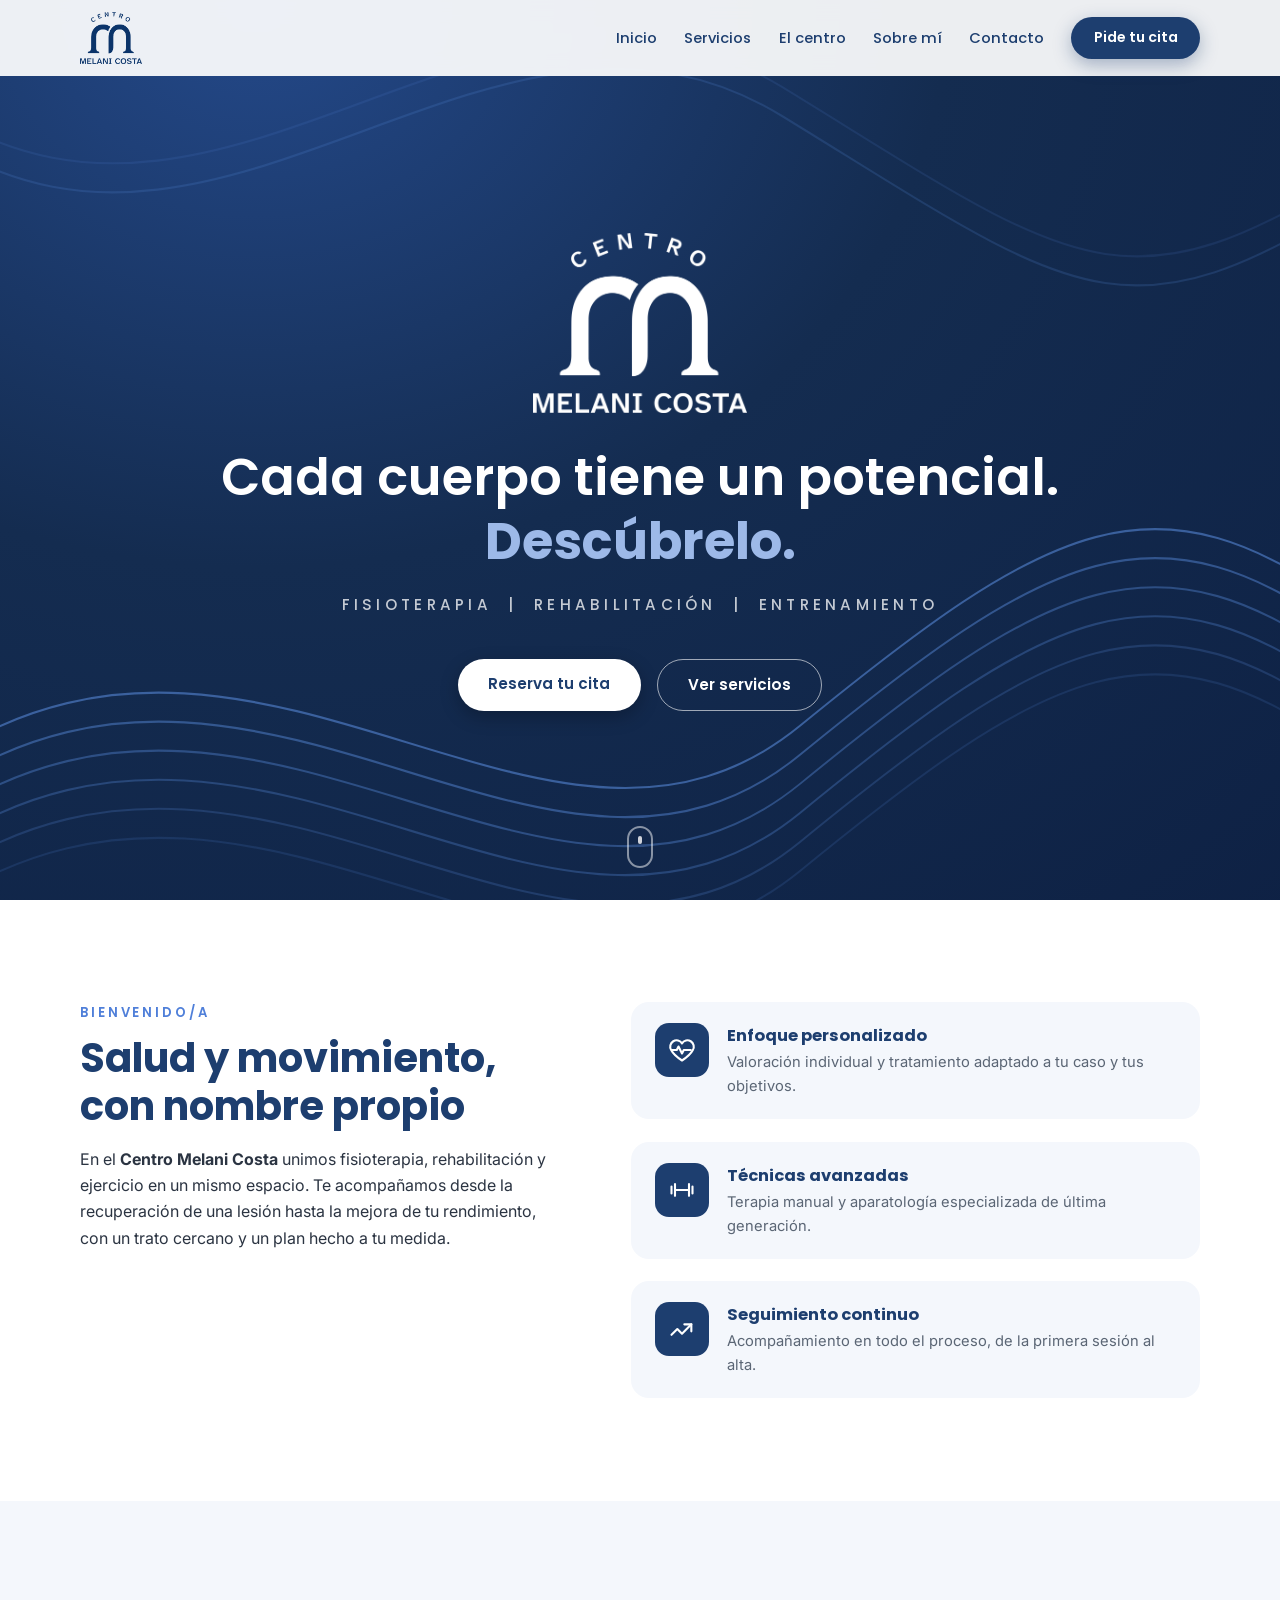
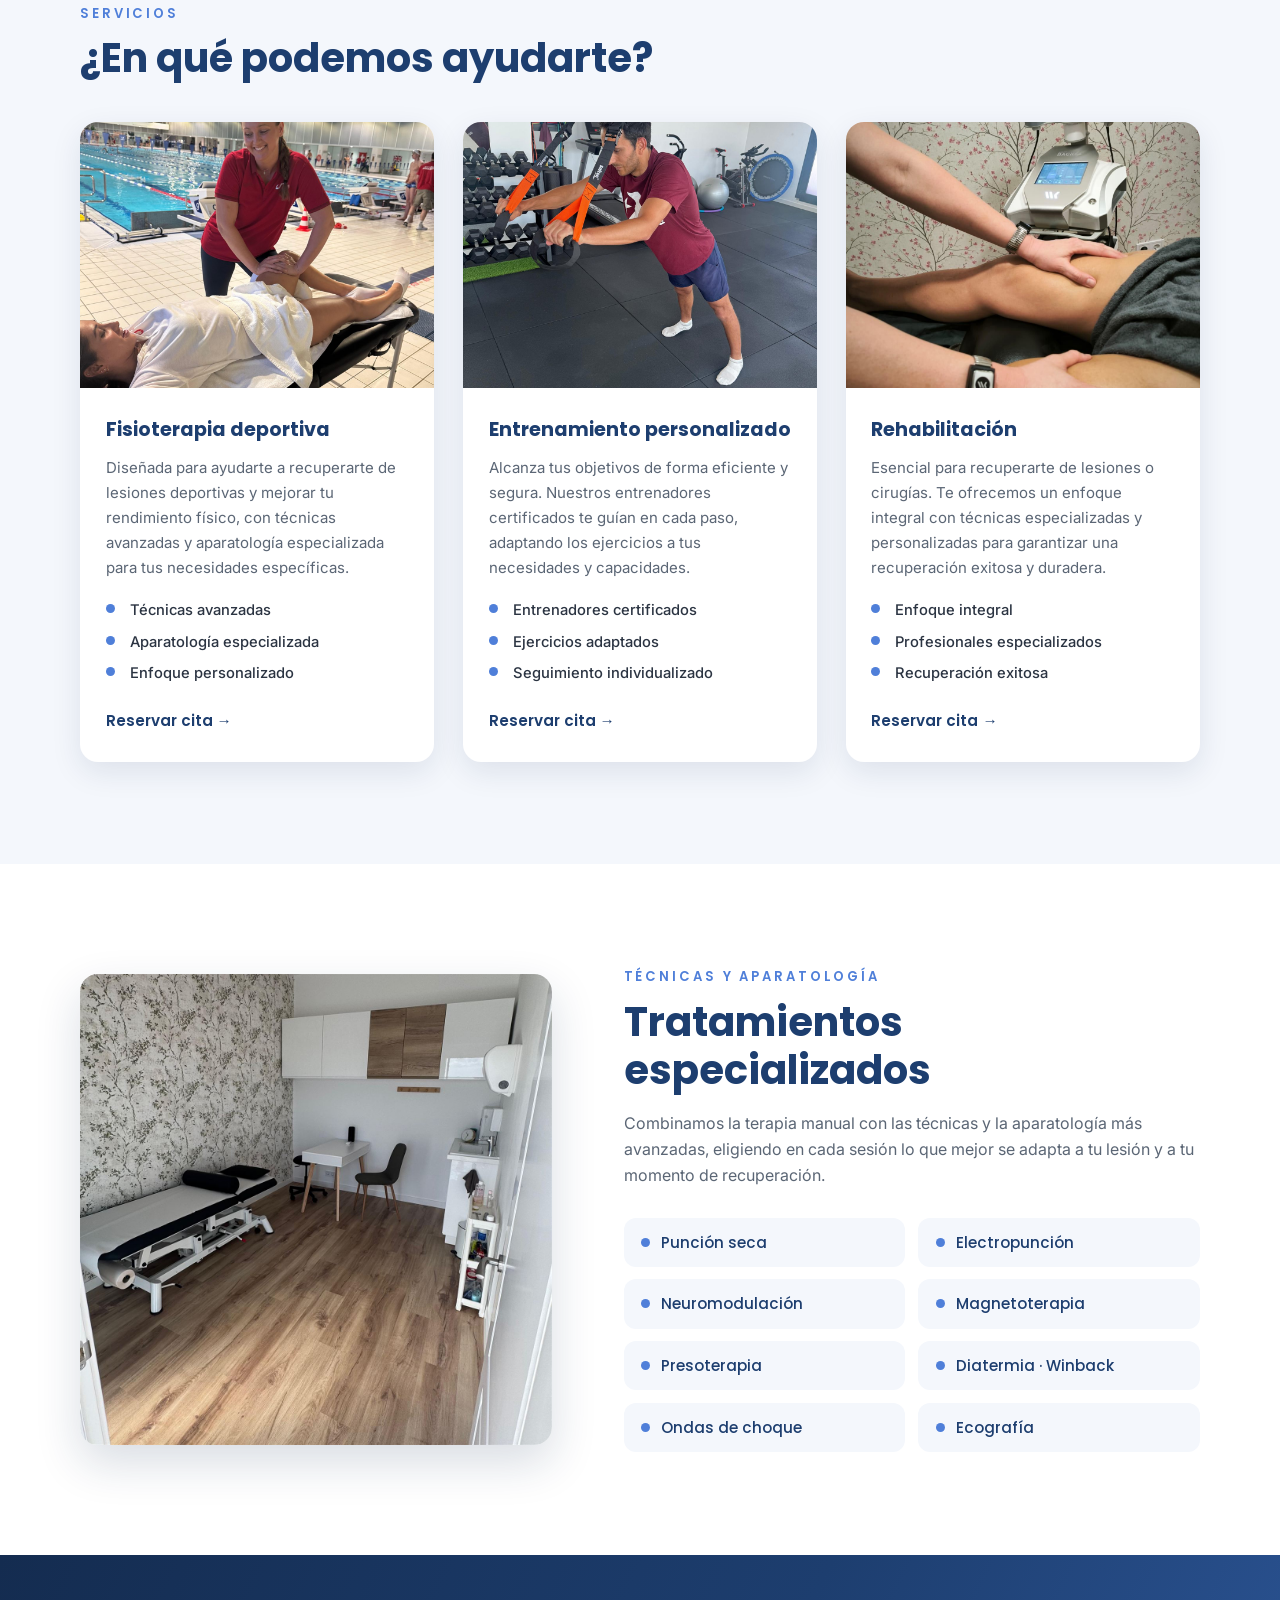
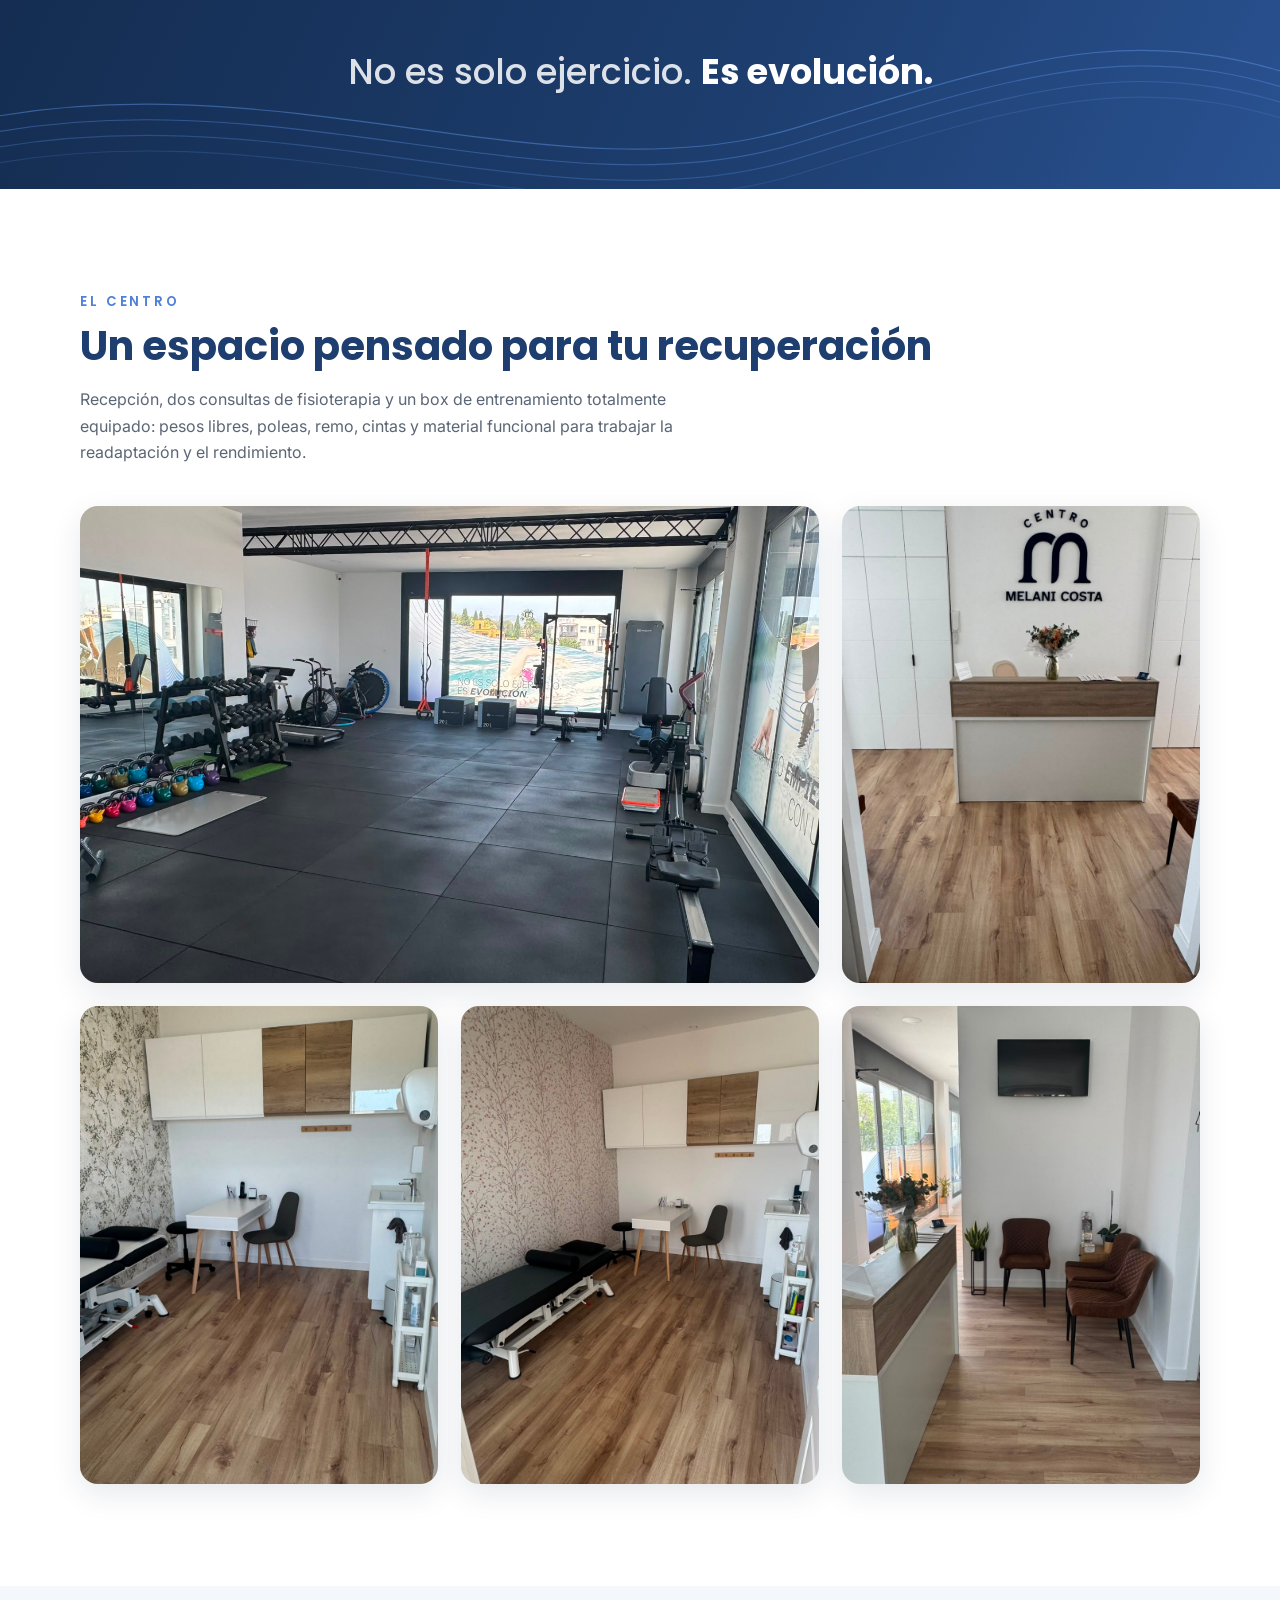
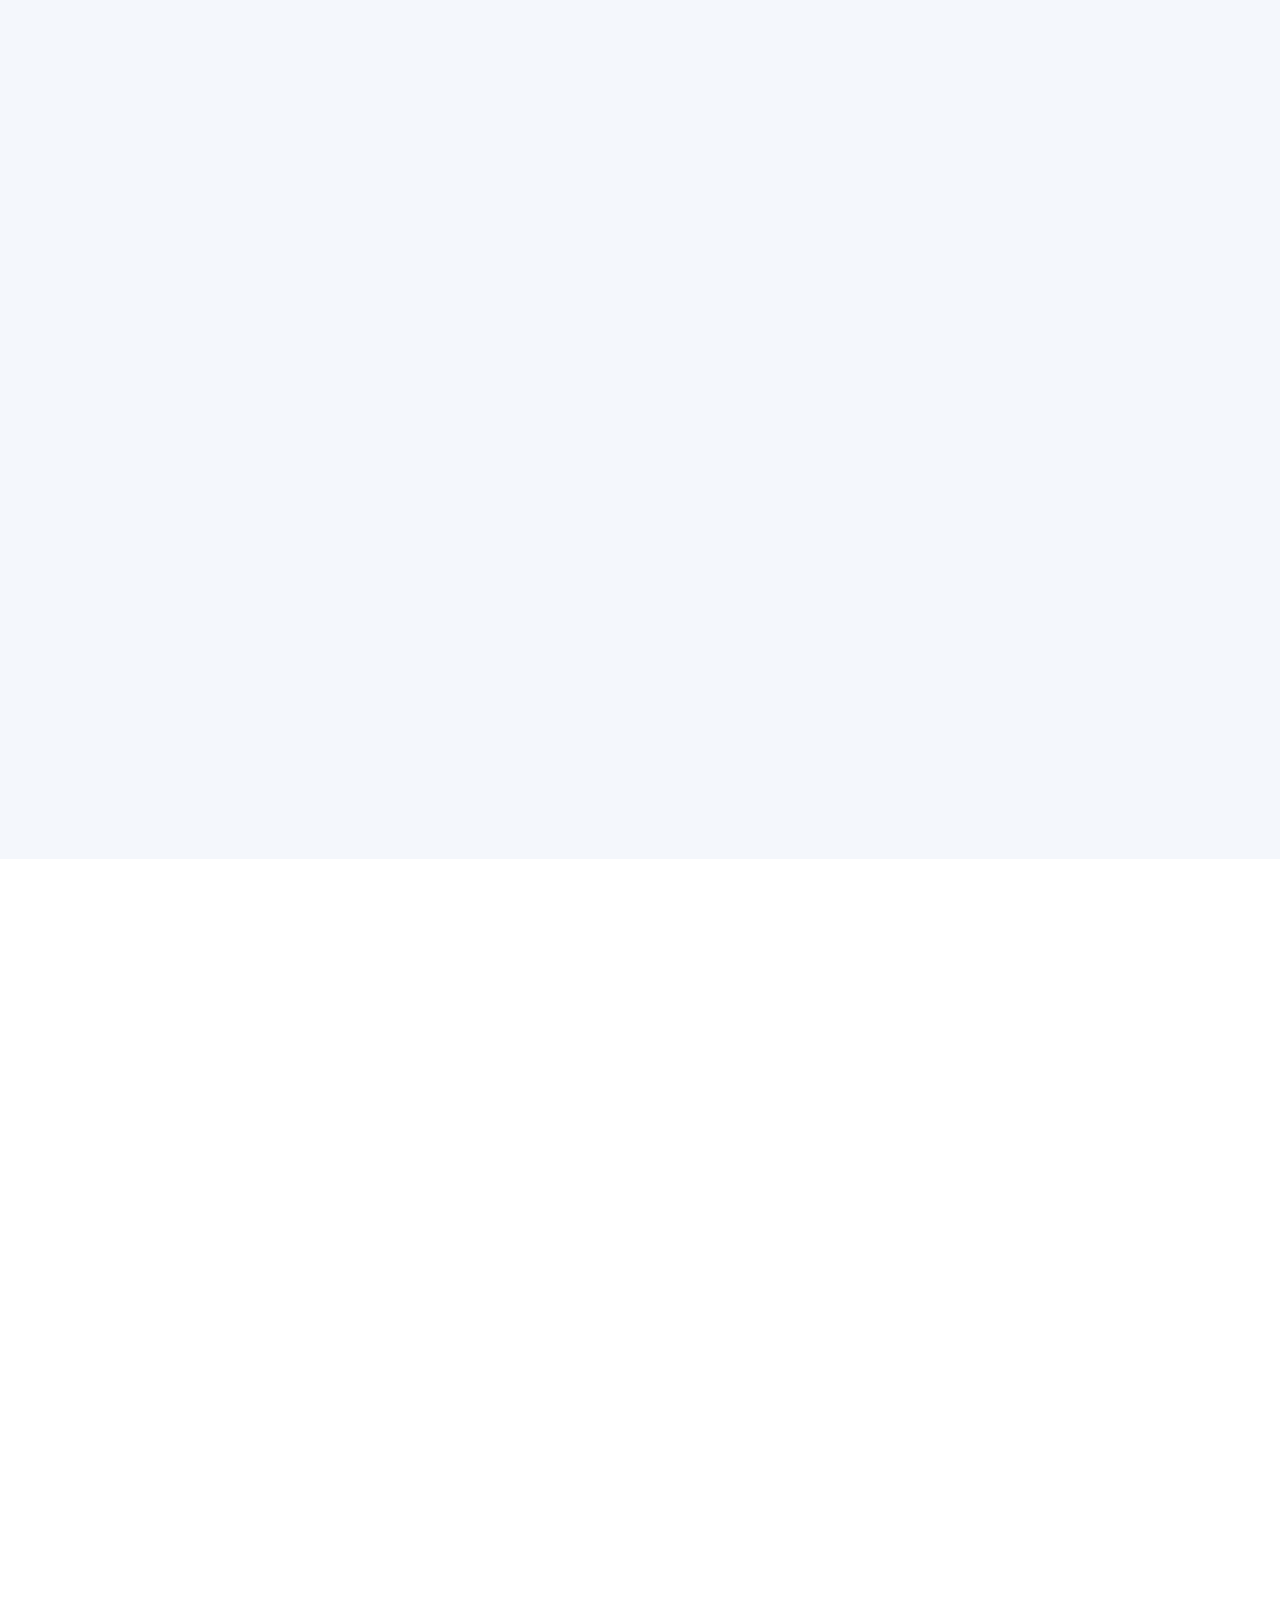
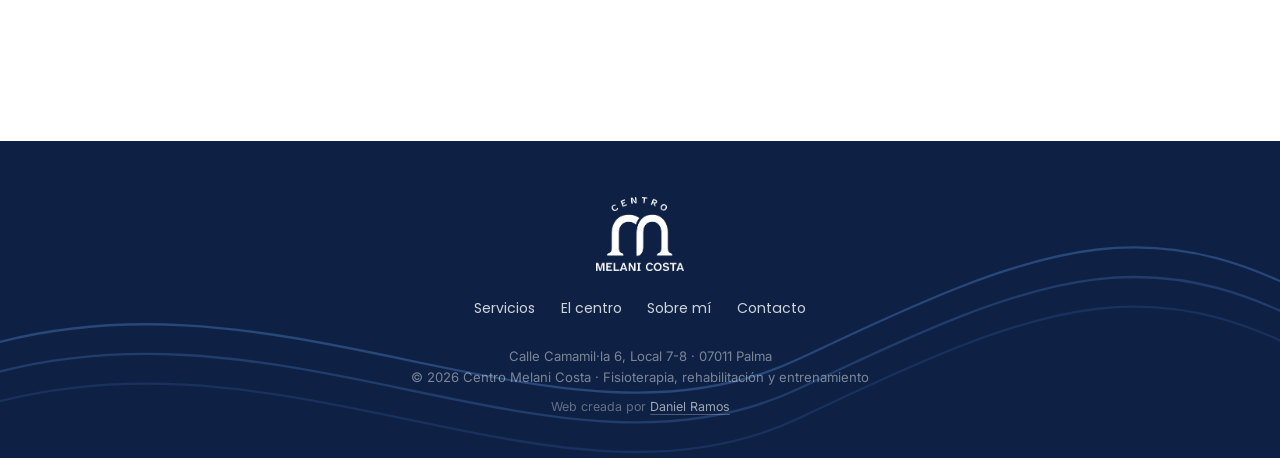
<file: index.html>
<!DOCTYPE html>
<html lang="es">
<head>
  <meta charset="UTF-8">
  <meta name="viewport" content="width=device-width, initial-scale=1.0">
  <title>Centro Melani Costa · Fisioterapia, Rehabilitación y Entrenamiento</title>
  <meta name="description" content="Centro Melani Costa: fisioterapia deportiva, rehabilitación y entrenamiento personalizado. Cada cuerpo tiene un potencial. Descúbrelo.">
  <meta property="og:title" content="Centro Melani Costa">
  <meta property="og:description" content="Fisioterapia deportiva, rehabilitación y entrenamiento personalizado.">
  <meta property="og:type" content="website">
  <meta property="og:url" content="https://www.centromelanicosta.com">
  <link rel="icon" type="image/png" href="assets/img/logo.png">
  <link rel="preconnect" href="https://fonts.googleapis.com">
  <link rel="preconnect" href="https://fonts.gstatic.com" crossorigin>
  <link href="https://fonts.googleapis.com/css2?family=Poppins:wght@500;600;700&family=Inter:wght@400;500;600&display=swap" rel="stylesheet">
  <link rel="stylesheet" href="css/styles.css?v=6">
  <script type="application/ld+json">
  {
    "@context": "https://schema.org",
    "@type": "Physiotherapy",
    "name": "Centro Melani Costa",
    "description": "Fisioterapia deportiva, rehabilitación y entrenamiento personalizado en Palma de Mallorca.",
    "url": "https://www.centromelanicosta.com",
    "telephone": "+34971659902",
    "address": {
      "@type": "PostalAddress",
      "streetAddress": "Calle Camamil·la 6, Local 7-8",
      "postalCode": "07011",
      "addressLocality": "Palma",
      "addressRegion": "Illes Balears",
      "addressCountry": "ES"
    },
    "hasMap": "https://www.google.com/maps?q=Centro+Melani+Costa,+Carrer+de+la+Camamilla,+6,+Loc+7-8,+07011+Palma&ftid=0x12978d215b5f12d3:0xa11db86c21ddbae8",
    "openingHoursSpecification": [
      {
        "@type": "OpeningHoursSpecification",
        "dayOfWeek": ["Monday", "Tuesday", "Wednesday", "Thursday", "Friday"],
        "opens": "09:00",
        "closes": "14:00"
      },
      {
        "@type": "OpeningHoursSpecification",
        "dayOfWeek": ["Monday", "Tuesday", "Wednesday", "Thursday", "Friday"],
        "opens": "15:30",
        "closes": "20:30"
      }
    ],
    "sameAs": ["https://www.instagram.com/centromelanicosta"]
  }
  </script>
</head>
<body>

  <!-- ============ HEADER ============ -->
  <header class="header" id="header">
    <div class="container header__inner">
      <a href="#inicio" class="header__logo">
        <img src="assets/img/logo.png" alt="Centro Melani Costa" class="header__logo-img">
      </a>
      <nav class="nav" id="nav">
        <a href="#inicio" class="nav__link">Inicio</a>
        <a href="#servicios" class="nav__link">Servicios</a>
        <a href="#centro" class="nav__link">El centro</a>
        <a href="#sobre-mi" class="nav__link">Sobre mí</a>
        <a href="#contacto" class="nav__link">Contacto</a>
        <a href="#contacto" class="btn btn--primary nav__cta">Pide tu cita</a>
      </nav>
      <button class="header__burger" id="burger" aria-label="Abrir menú" aria-expanded="false">
        <span></span><span></span><span></span>
      </button>
    </div>
  </header>

  <main>
    <!-- ============ HERO ============ -->
    <section class="hero" id="inicio">
      <div class="hero__waves" aria-hidden="true">
        <svg viewBox="0 0 1440 620" preserveAspectRatio="none">
          <g fill="none" stroke="#5b8fe0" stroke-width="1.5">
            <path d="M-60,520 C300,380 620,640 900,500 S1300,320 1520,420" opacity="0.55"/>
            <path d="M-60,540 C300,400 620,660 900,520 S1300,340 1520,440" opacity="0.45"/>
            <path d="M-60,560 C300,420 620,680 900,540 S1300,360 1520,460" opacity="0.38"/>
            <path d="M-60,580 C300,440 620,700 900,560 S1300,380 1520,480" opacity="0.3"/>
            <path d="M-60,600 C300,460 620,720 900,580 S1300,400 1520,500" opacity="0.22"/>
            <path d="M-60,620 C300,480 620,740 900,600 S1300,420 1520,520" opacity="0.15"/>
            <path d="M-60,100 C260,220 560,-40 880,80 S1260,240 1520,140" opacity="0.18"/>
            <path d="M-60,80 C260,200 560,-60 880,60 S1260,220 1520,120" opacity="0.12"/>
          </g>
        </svg>
      </div>
      <div class="container hero__content">
        <img src="assets/img/logo.png" alt="" class="hero__logo" aria-hidden="true">
        <h1 class="hero__title">Cada cuerpo tiene un potencial.<br><em>Descúbrelo.</em></h1>
        <p class="hero__tags">Fisioterapia&nbsp;&nbsp;|&nbsp;&nbsp;Rehabilitación&nbsp;&nbsp;|&nbsp;&nbsp;Entrenamiento</p>
        <div class="hero__actions">
          <a href="#contacto" class="btn btn--light">Reserva tu cita</a>
          <a href="#servicios" class="btn btn--ghost">Ver servicios</a>
        </div>
      </div>
      <a href="#servicios" class="hero__scroll" aria-label="Bajar a servicios"><span></span></a>
    </section>

    <!-- ============ INTRO ============ -->
    <section class="intro">
      <div class="container intro__grid">
        <div class="intro__text reveal">
          <p class="section__kicker">Bienvenido/a</p>
          <h2 class="section__title">Salud y movimiento,<br>con nombre propio</h2>
          <p>En el <strong>Centro Melani Costa</strong> unimos fisioterapia, rehabilitación y ejercicio en un mismo espacio. Te acompañamos desde la recuperación de una lesión hasta la mejora de tu rendimiento, con un trato cercano y un plan hecho a tu medida.</p>
        </div>
        <ul class="intro__features">
          <li class="feature reveal">
            <div class="feature__icon" aria-hidden="true">
              <svg viewBox="0 0 24 24" fill="none" stroke="currentColor" stroke-width="1.8" stroke-linecap="round" stroke-linejoin="round"><path d="M12 21s-7-4.6-9.3-9A5.4 5.4 0 0 1 12 6.3 5.4 5.4 0 0 1 21.3 12C19 16.4 12 21 12 21z"/><path d="M3.5 12h4l1.5-3 3 6 1.5-3h6"/></svg>
            </div>
            <h3>Enfoque personalizado</h3>
            <p>Valoración individual y tratamiento adaptado a tu caso y tus objetivos.</p>
          </li>
          <li class="feature reveal">
            <div class="feature__icon" aria-hidden="true">
              <svg viewBox="0 0 24 24" fill="none" stroke="currentColor" stroke-width="1.8" stroke-linecap="round" stroke-linejoin="round"><path d="M6 7v10M3 9v6M18 7v10M21 9v6M6 12h12"/></svg>
            </div>
            <h3>Técnicas avanzadas</h3>
            <p>Terapia manual y aparatología especializada de última generación.</p>
          </li>
          <li class="feature reveal">
            <div class="feature__icon" aria-hidden="true">
              <svg viewBox="0 0 24 24" fill="none" stroke="currentColor" stroke-width="1.8" stroke-linecap="round" stroke-linejoin="round"><path d="M3 17l5-5 4 4 8-8"/><path d="M14 8h6v6"/></svg>
            </div>
            <h3>Seguimiento continuo</h3>
            <p>Acompañamiento en todo el proceso, de la primera sesión al alta.</p>
          </li>
        </ul>
      </div>
    </section>

    <!-- ============ SERVICIOS ============ -->
    <section class="services" id="servicios">
      <div class="container">
        <p class="section__kicker reveal">Servicios</p>
        <h2 class="section__title reveal">¿En qué podemos ayudarte?</h2>
        <div class="services__grid">

          <article class="card reveal">
            <div class="card__media">
              <img src="assets/img/fisioterapia-deportiva.jpg" alt="Melani realizando fisioterapia deportiva a una nadadora junto a la piscina" loading="lazy">
            </div>
            <div class="card__body">
              <h3 class="card__title">Fisioterapia deportiva</h3>
              <p>Diseñada para ayudarte a recuperarte de lesiones deportivas y mejorar tu rendimiento físico, con técnicas avanzadas y aparatología especializada para tus necesidades específicas.</p>
              <ul class="card__list">
                <li>Técnicas avanzadas</li>
                <li>Aparatología especializada</li>
                <li>Enfoque personalizado</li>
              </ul>
              <a href="#contacto" class="card__link">Reservar cita →</a>
            </div>
          </article>

          <article class="card reveal">
            <div class="card__media">
              <img src="assets/img/entrenamiento-trx.jpg" alt="Entrenamiento personal con TRX en el gimnasio del centro" loading="lazy">
            </div>
            <div class="card__body">
              <h3 class="card__title">Entrenamiento personalizado</h3>
              <p>Alcanza tus objetivos de forma eficiente y segura. Nuestros entrenadores certificados te guían en cada paso, adaptando los ejercicios a tus necesidades y capacidades.</p>
              <ul class="card__list">
                <li>Entrenadores certificados</li>
                <li>Ejercicios adaptados</li>
                <li>Seguimiento individualizado</li>
              </ul>
              <a href="#contacto" class="card__link">Reservar cita →</a>
            </div>
          </article>

          <article class="card reveal">
            <div class="card__media">
              <img src="assets/img/aparatologia.jpg" alt="Tratamiento de rehabilitación con aparatología de tecarterapia" loading="lazy">
            </div>
            <div class="card__body">
              <h3 class="card__title">Rehabilitación</h3>
              <p>Esencial para recuperarte de lesiones o cirugías. Te ofrecemos un enfoque integral con técnicas especializadas y personalizadas para garantizar una recuperación exitosa y duradera.</p>
              <ul class="card__list">
                <li>Enfoque integral</li>
                <li>Profesionales especializados</li>
                <li>Recuperación exitosa</li>
              </ul>
              <a href="#contacto" class="card__link">Reservar cita →</a>
            </div>
          </article>

        </div>
      </div>
    </section>

    <!-- ============ TÉCNICAS Y APARATOLOGÍA ============ -->
    <section class="techniques" id="tecnicas">
      <div class="container techniques__grid">
        <figure class="techniques__photo reveal">
          <img src="assets/img/consulta.jpg" alt="Consulta de fisioterapia del Centro Melani Costa con camilla de tratamiento" loading="lazy">
        </figure>
        <div class="techniques__text">
          <p class="section__kicker reveal">Técnicas y aparatología</p>
          <h2 class="section__title reveal">Tratamientos especializados</h2>
          <p class="techniques__lead reveal">Combinamos la terapia manual con las técnicas y la aparatología más avanzadas, eligiendo en cada sesión lo que mejor se adapta a tu lesión y a tu momento de recuperación.</p>
          <ul class="techniques__list">
            <li class="reveal">Punción seca</li>
            <li class="reveal">Electropunción</li>
            <li class="reveal">Neuromodulación</li>
            <li class="reveal">Magnetoterapia</li>
            <li class="reveal">Presoterapia</li>
            <li class="reveal">Diatermia · Winback</li>
            <li class="reveal">Ondas de choque</li>
            <li class="reveal">Ecografía</li>
          </ul>
        </div>
      </div>
    </section>

    <!-- ============ FRASE ============ -->
    <section class="quote">
      <div class="quote__waves" aria-hidden="true">
        <svg viewBox="0 0 1440 300" preserveAspectRatio="none">
          <g fill="none" stroke="#5b8fe0" stroke-width="1.5">
            <path d="M-60,220 C300,120 620,320 900,220 S1300,80 1520,180" opacity="0.5"/>
            <path d="M-60,240 C300,140 620,340 900,240 S1300,100 1520,200" opacity="0.4"/>
            <path d="M-60,260 C300,160 620,360 900,260 S1300,120 1520,220" opacity="0.3"/>
            <path d="M-60,280 C300,180 620,380 900,280 S1300,140 1520,240" opacity="0.2"/>
          </g>
        </svg>
      </div>
      <div class="container reveal">
        <p class="quote__text">No es solo ejercicio. <strong>Es evolución.</strong></p>
      </div>
    </section>

    <!-- ============ EL CENTRO ============ -->
    <section class="center" id="centro">
      <div class="container">
        <p class="section__kicker reveal">El centro</p>
        <h2 class="section__title reveal">Un espacio pensado para tu recuperación</h2>
        <p class="section__lead reveal">Recepción, dos consultas de fisioterapia y un box de entrenamiento totalmente equipado: pesos libres, poleas, remo, cintas y material funcional para trabajar la readaptación y el rendimiento.</p>
        <div class="center__gallery">
          <figure class="center__item center__item--wide reveal">
            <img src="assets/img/box-gym.jpg" alt="Box de entrenamiento del centro con pesos libres, remo y máquinas" loading="lazy">
            
          </figure>
          <figure class="center__item reveal">
            <img src="assets/img/recepcion.jpg" alt="Recepción del Centro Melani Costa con el logo en la pared" loading="lazy">
            
          </figure>
          <figure class="center__item reveal">
            <img src="assets/img/consulta-verde.jpg" alt="Consulta de fisioterapia 1, con camilla de tratamiento" loading="lazy">
            
          </figure>
          <figure class="center__item reveal">
            <img src="assets/img/consulta-rosa.jpg" alt="Consulta de fisioterapia 2, con camilla y zona de trabajo" loading="lazy">
            
          </figure>
          <figure class="center__item reveal">
            <img src="assets/img/sala-espera.jpg" alt="Sala de espera del centro" loading="lazy">
            
          </figure>
        </div>
      </div>
    </section>

    <!-- ============ SOBRE MÍ ============ -->
    <section class="about" id="sobre-mi">
      <div class="container about__grid">
        <figure class="about__photo reveal">
          <img src="assets/img/melani-corporativa.jpg" alt="Melani Costa, fundadora del centro" loading="lazy">
        </figure>
        <div class="about__text reveal">
          <p class="section__kicker">Sobre mí</p>
          <h2 class="section__title">Melani Costa</h2>
          <p>Tras toda una vida dedicada al deporte de élite, sé lo que un cuerpo puede llegar a dar — y lo que necesita para recuperarse. Esa experiencia, vivida en primera persona, es la base del centro: un lugar donde la fisioterapia, la rehabilitación y el ejercicio trabajan juntos.</p>
          <p>Mi objetivo es que cada persona que entra por la puerta, sea deportista o no, reciba el mismo cuidado y la misma exigencia: un plan a su medida, con seguimiento real, hasta conseguir su objetivo.</p>
          <p class="about__quote">«El cambio empieza con un paso.»</p>
          <a href="#contacto" class="btn btn--primary">Ven a conocernos</a>
        </div>
      </div>
    </section>

    <!-- ============ CONTACTO ============ -->
    <section class="contact" id="contacto">
      <div class="container">
        <p class="section__kicker reveal">Contacto</p>
        <h2 class="section__title reveal">Pide tu cita</h2>
        <p class="section__lead reveal">Reserva tu cita online en unos segundos. Y si tienes cualquier duda, llámanos o escríbenos por WhatsApp y te asesoramos sin compromiso.</p>
        <p class="contact__hours reveal">
          <svg viewBox="0 0 24 24" fill="none" stroke="currentColor" stroke-width="1.8" stroke-linecap="round" stroke-linejoin="round" aria-hidden="true"><circle cx="12" cy="12" r="9"/><path d="M12 7v5l3 2"/></svg>
          Lunes a viernes &nbsp;·&nbsp; 9:00 – 14:00 &nbsp;y&nbsp; 15:30 – 20:30
        </p>
        <div class="contact__widget reveal">
          <a id="zl-url" class="zl-url" href="https://www.doctoralia.es/melani-costa-schmid/fisioterapeuta/palma-de-mallorca" rel="nofollow" data-zlw-doctor="melani-costa-schmid" data-zlw-type="big" data-zlw-opinion="false" data-zlw-hide-branding="true" data-zlw-saas-only="true" data-zlw-a11y-title="Widget de reserva de citas médicas">Melani Costa Schmid - Doctoralia.es</a><script>!function($_x,_s,id){var js,fjs=$_x.getElementsByTagName(_s)[0];if(!$_x.getElementById(id)){js = $_x.createElement(_s);js.id = id;js.src = "//platform.docplanner.com/js/widget.js";fjs.parentNode.insertBefore(js,fjs);}}(document,"script","zl-widget-s");</script>
        </div>
        <div class="contact__grid">
          <a class="contact__item reveal" href="tel:+34971659902">
            <span class="contact__icon" aria-hidden="true">
              <svg viewBox="0 0 24 24" fill="none" stroke="currentColor" stroke-width="1.8" stroke-linecap="round" stroke-linejoin="round"><path d="M22 16.9v3a2 2 0 0 1-2.2 2 19.8 19.8 0 0 1-8.6-3.1 19.5 19.5 0 0 1-6-6A19.8 19.8 0 0 1 2.1 4.2 2 2 0 0 1 4.1 2h3a2 2 0 0 1 2 1.7c.1 1 .4 2 .7 2.9a2 2 0 0 1-.4 2.1L8.1 10a16 16 0 0 0 6 6l1.3-1.3a2 2 0 0 1 2.1-.4c.9.3 1.9.6 2.9.7a2 2 0 0 1 1.6 2z"/></svg>
            </span>
            <span class="contact__label">Teléfono fijo</span>
            <span class="contact__value">971 659 902</span>
          </a>
          <a class="contact__item reveal" href="https://wa.me/34652220988" target="_blank" rel="noopener">
            <span class="contact__icon" aria-hidden="true">
              <svg viewBox="0 0 24 24" fill="none" stroke="currentColor" stroke-width="1.8" stroke-linecap="round" stroke-linejoin="round"><path d="M21 11.5a8.4 8.4 0 0 1-8.4 8.4 8.6 8.6 0 0 1-4-1L3 20l1.2-5.4a8.3 8.3 0 0 1-1-4A8.4 8.4 0 0 1 11.6 2.2 8.4 8.4 0 0 1 21 11.5z"/><path d="M9 9.5c.5 2.5 3 5 5.5 5.5l1-1.5-2-1-1 .5c-.8-.5-1.5-1.2-2-2l.5-1-1-2z"/></svg>
            </span>
            <span class="contact__label">Móvil · WhatsApp</span>
            <span class="contact__value">652 220 988</span>
          </a>
          <a class="contact__item reveal" href="https://www.instagram.com/centromelanicosta" target="_blank" rel="noopener">
            <span class="contact__icon" aria-hidden="true">
              <svg viewBox="0 0 24 24" fill="none" stroke="currentColor" stroke-width="1.8" stroke-linecap="round" stroke-linejoin="round"><rect x="3" y="3" width="18" height="18" rx="5"/><circle cx="12" cy="12" r="4"/><circle cx="17.2" cy="6.8" r="0.6" fill="currentColor" stroke="none"/></svg>
            </span>
            <span class="contact__label">Instagram</span>
            <span class="contact__value">@centromelanicosta</span>
          </a>
          <a class="contact__item reveal" href="https://www.google.com/maps?q=Centro+Melani+Costa,+Carrer+de+la+Camamilla,+6,+Loc+7-8,+07011+Palma&ftid=0x12978d215b5f12d3:0xa11db86c21ddbae8" target="_blank" rel="noopener">
            <span class="contact__icon" aria-hidden="true">
              <svg viewBox="0 0 24 24" fill="none" stroke="currentColor" stroke-width="1.8" stroke-linecap="round" stroke-linejoin="round"><path d="M20 10c0 6-8 12-8 12s-8-6-8-12a8 8 0 0 1 16 0z"/><circle cx="12" cy="10" r="3"/></svg>
            </span>
            <span class="contact__label">Dónde estamos</span>
            <span class="contact__value">Calle Camamil·la 6, Local 7-8<br>07011 Palma</span>
          </a>
        </div>
        <div class="contact__cta reveal">
          <a href="https://wa.me/34652220988?text=Hola%2C%20tengo%20una%20duda" target="_blank" rel="noopener" class="btn btn--primary btn--lg">¿Dudas? Escríbenos por WhatsApp</a>
        </div>
      </div>
    </section>
  </main>

  <!-- ============ FOOTER ============ -->
  <footer class="footer">
    <div class="footer__waves" aria-hidden="true">
      <svg viewBox="0 0 1440 160" preserveAspectRatio="none">
        <g fill="none" stroke="#5b8fe0" stroke-width="1.2">
          <path d="M-60,110 C300,50 620,170 900,110 S1300,30 1520,90" opacity="0.35"/>
          <path d="M-60,125 C300,65 620,185 900,125 S1300,45 1520,105" opacity="0.25"/>
          <path d="M-60,140 C300,80 620,200 900,140 S1300,60 1520,120" opacity="0.15"/>
        </g>
      </svg>
    </div>
    <div class="container footer__inner">
      <img src="assets/img/logo.png" alt="Centro Melani Costa" class="footer__logo">
      <nav class="footer__nav">
        <a href="#servicios">Servicios</a>
        <a href="#centro">El centro</a>
        <a href="#sobre-mi">Sobre mí</a>
        <a href="#contacto">Contacto</a>
      </nav>
      <p class="footer__copy">Calle Camamil·la 6, Local 7-8 · 07011 Palma</p>
      <p class="footer__copy">© <span id="year">2026</span> Centro Melani Costa · Fisioterapia, rehabilitación y entrenamiento</p>
      <p class="footer__credit">Web creada por <a href="https://www.linkedin.com/in/daniel-ramos-hoogwout/" target="_blank" rel="noopener">Daniel Ramos</a></p>
    </div>
  </footer>

  <script src="js/main.js?v=2"></script>
</body>
</html>
</file>
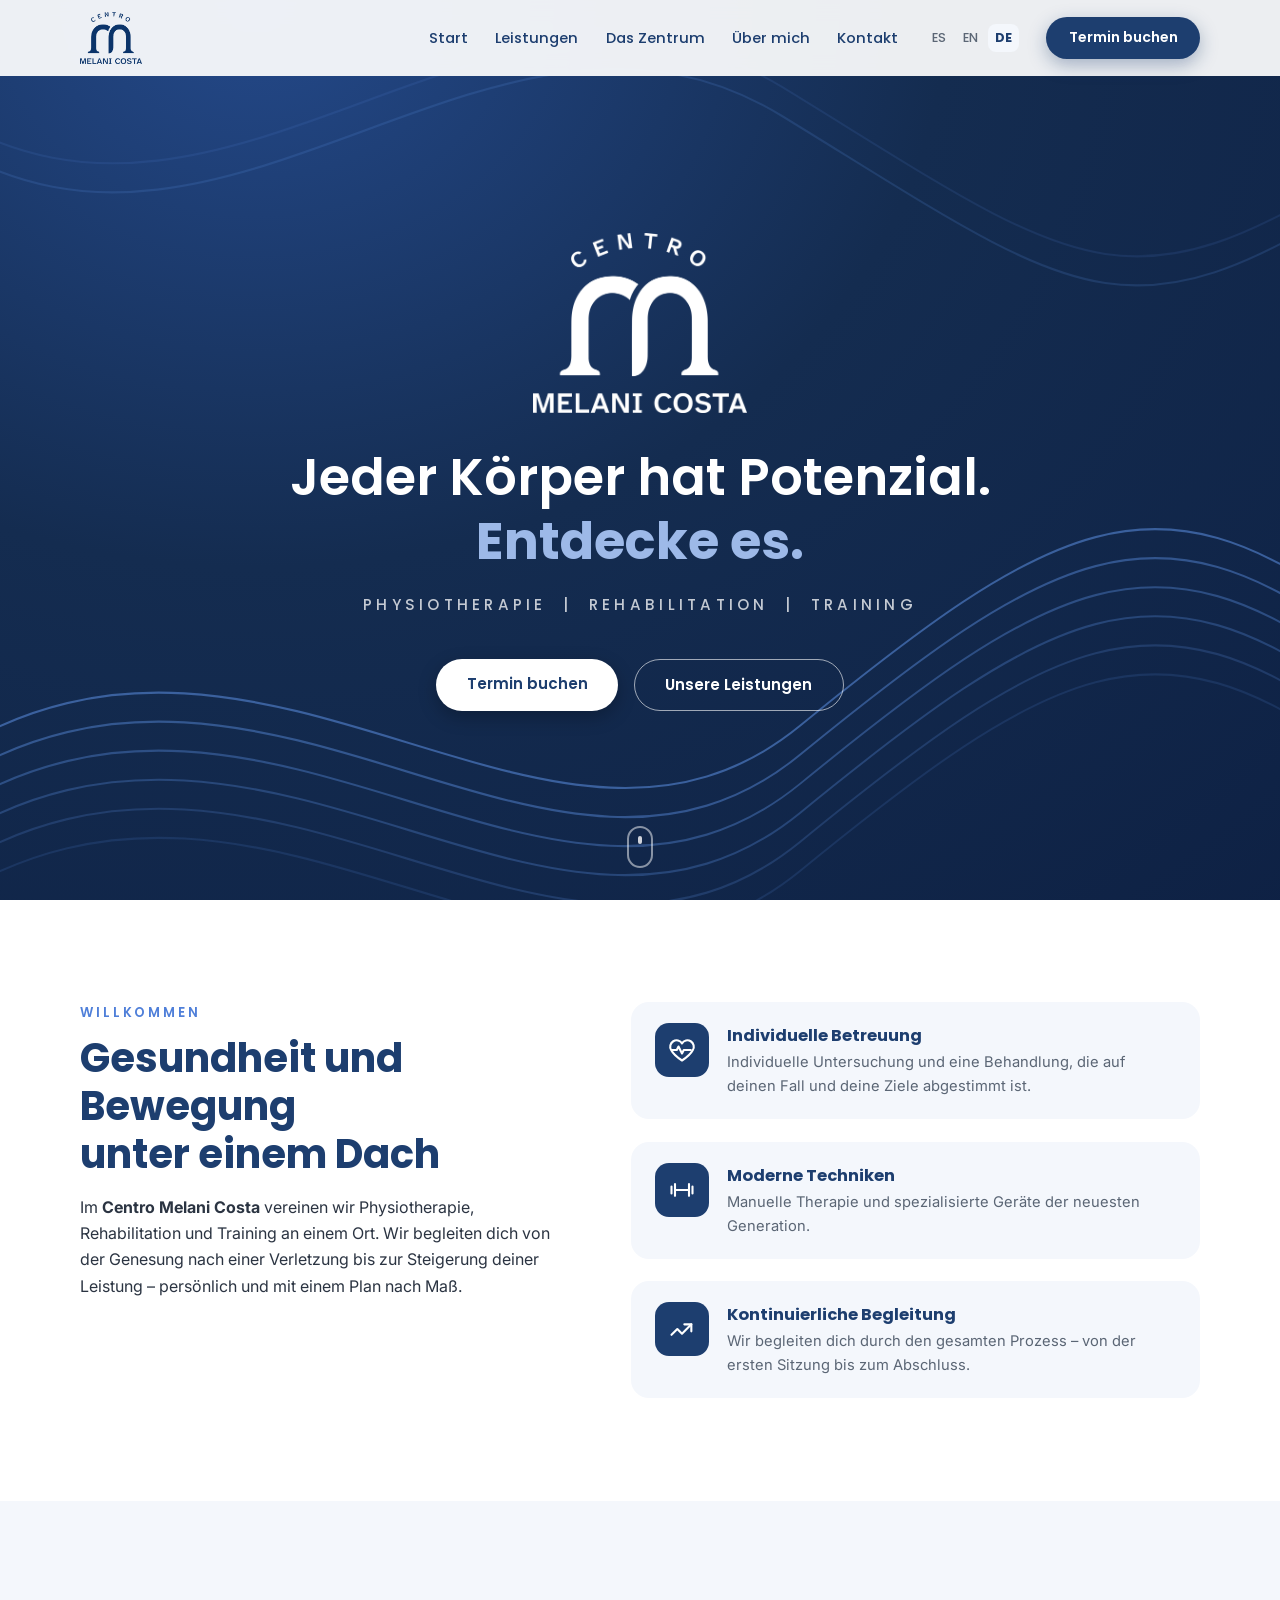
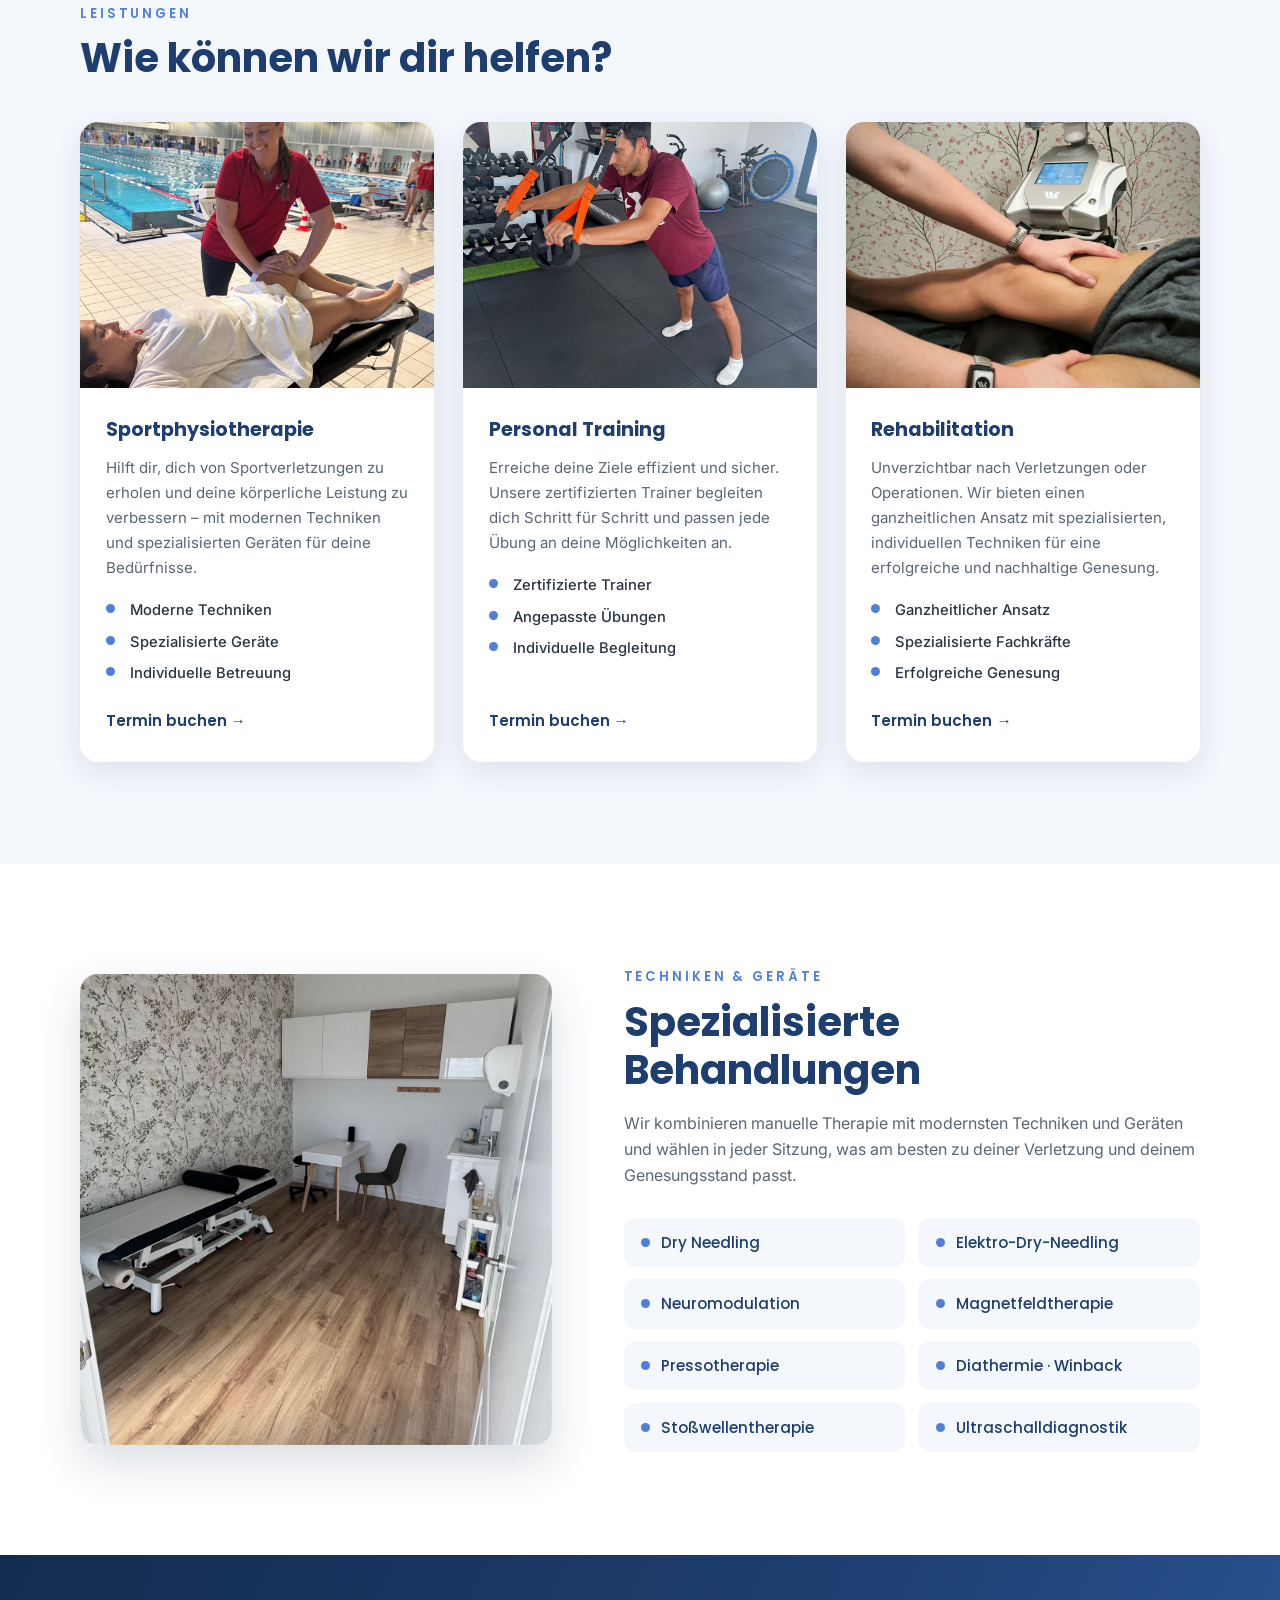
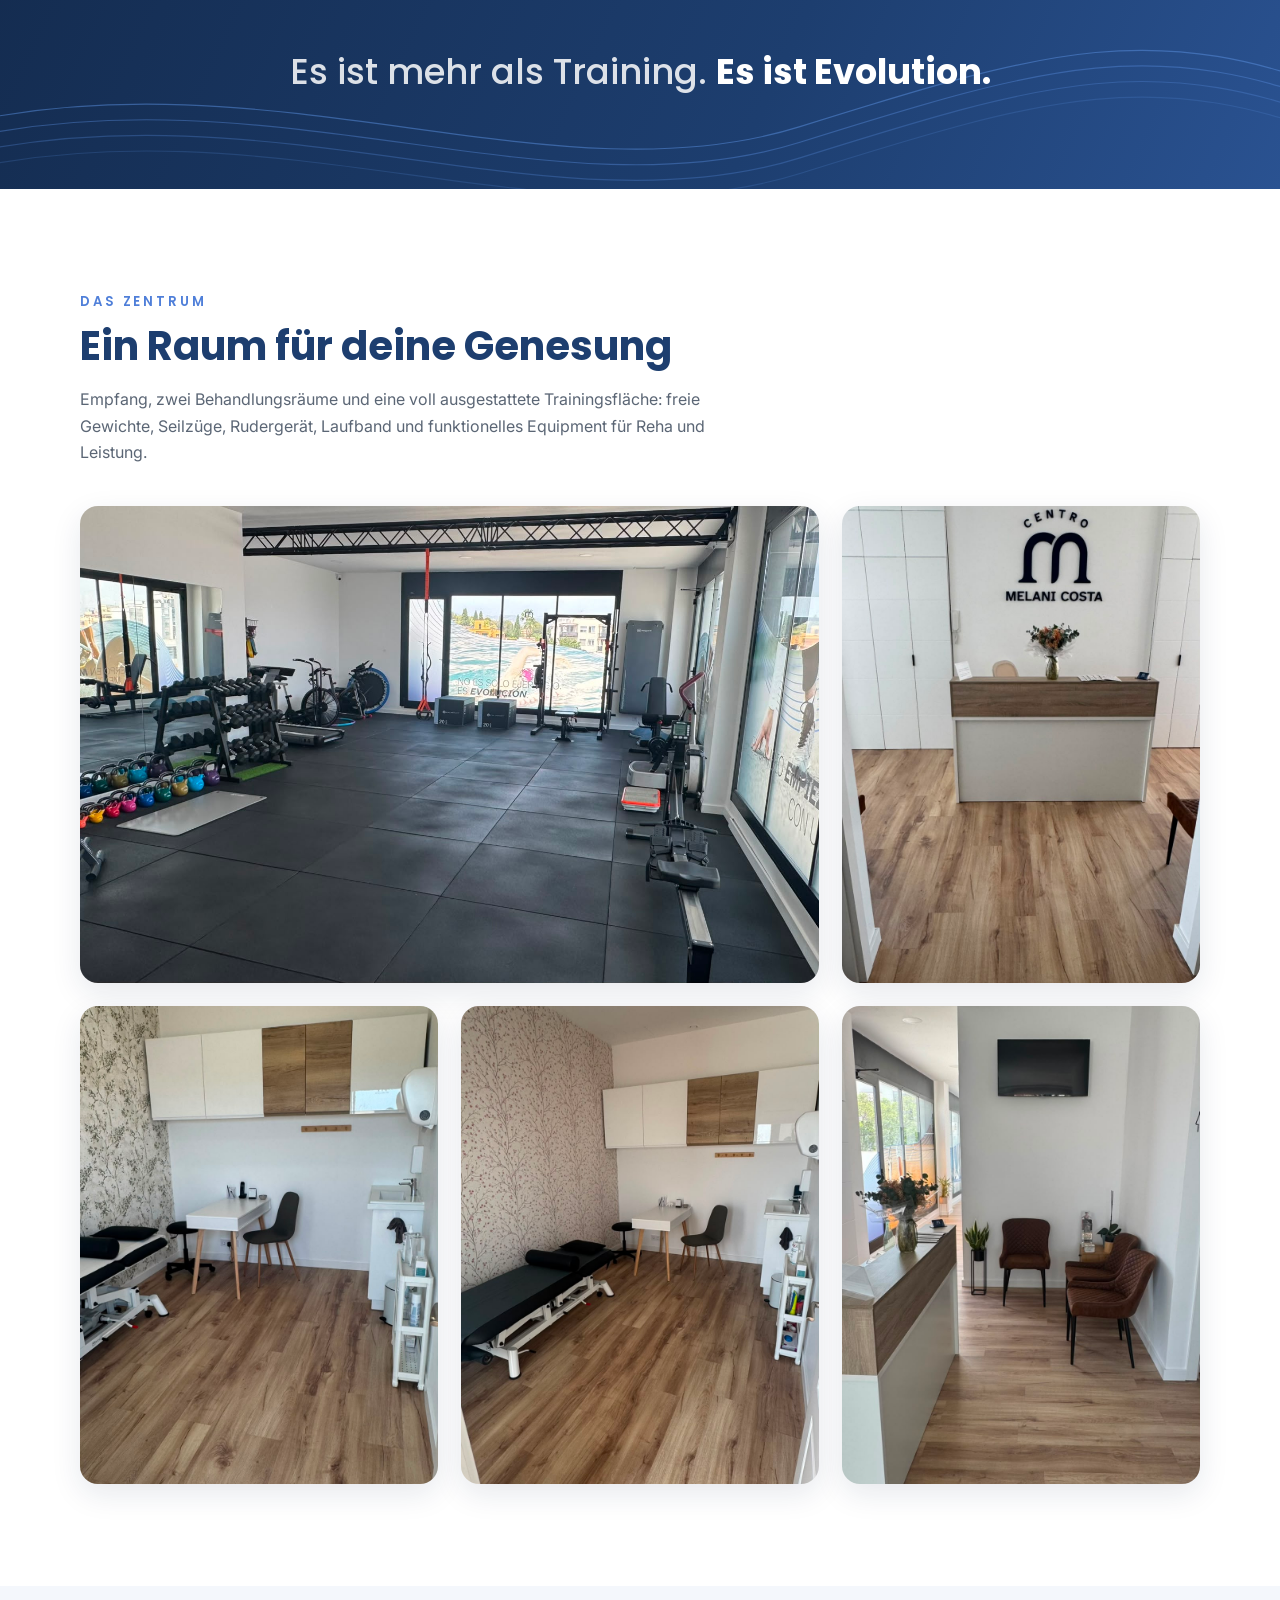
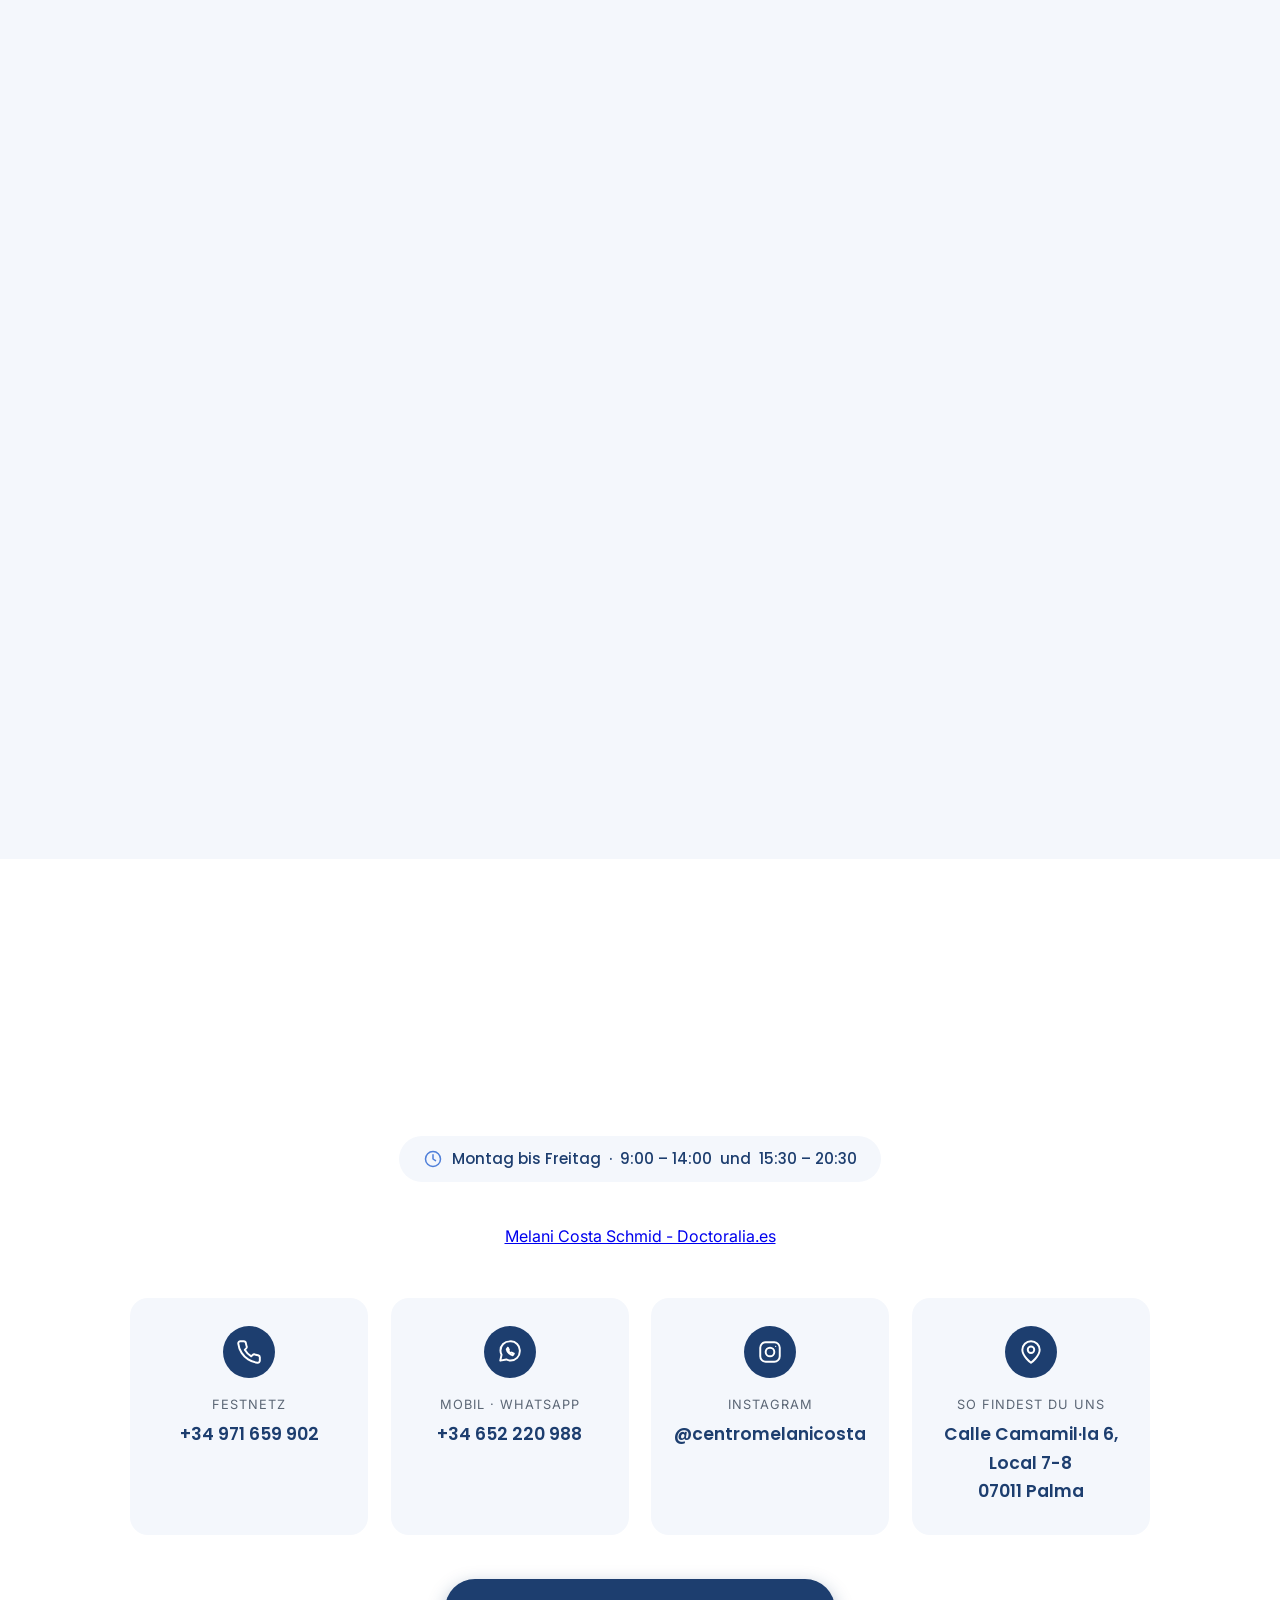
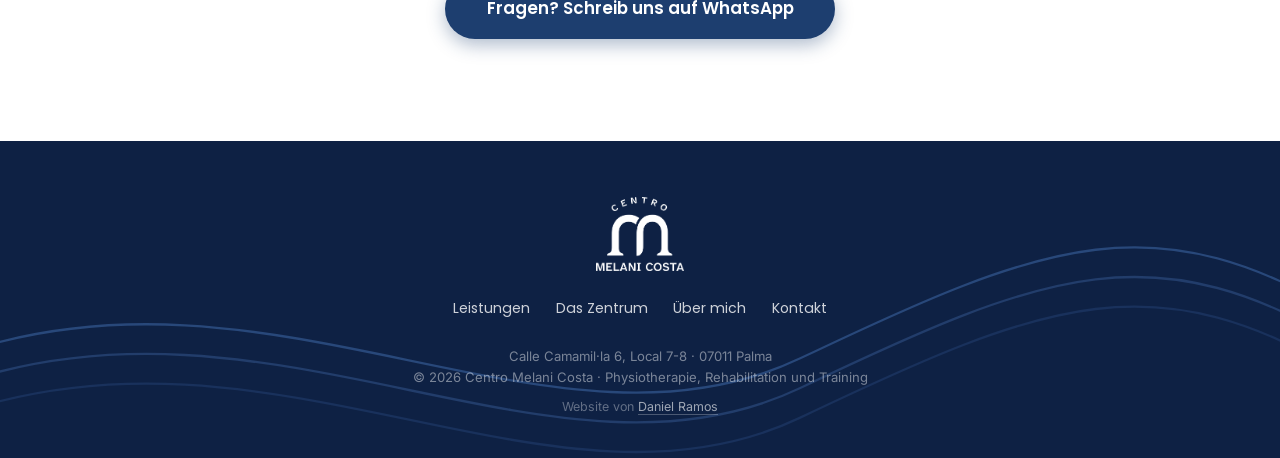
<file: de/index.html>
<!DOCTYPE html>
<html lang="de">
<head>
  <meta charset="UTF-8">
  <meta name="viewport" content="width=device-width, initial-scale=1.0">
  <title>Centro Melani Costa · Physiotherapie, Rehabilitation & Training in Palma</title>
  <meta name="description" content="Centro Melani Costa in Palma de Mallorca: Sportphysiotherapie, Rehabilitation und Personal Training. Jeder Körper hat Potenzial. Entdecke es.">
  <meta property="og:title" content="Centro Melani Costa">
  <meta property="og:description" content="Sportphysiotherapie, Rehabilitation und Personal Training in Palma de Mallorca.">
  <meta property="og:type" content="website">
  <meta property="og:url" content="https://www.centromelanicosta.com/de/">
  <link rel="canonical" href="https://www.centromelanicosta.com/de/">
  <link rel="alternate" hreflang="es" href="https://www.centromelanicosta.com/">
  <link rel="alternate" hreflang="en" href="https://www.centromelanicosta.com/en/">
  <link rel="alternate" hreflang="de" href="https://www.centromelanicosta.com/de/">
  <link rel="alternate" hreflang="x-default" href="https://www.centromelanicosta.com/">
  <link rel="icon" type="image/png" href="../assets/img/logo.png">
  <link rel="preconnect" href="https://fonts.googleapis.com">
  <link rel="preconnect" href="https://fonts.gstatic.com" crossorigin>
  <link href="https://fonts.googleapis.com/css2?family=Poppins:wght@500;600;700&family=Inter:wght@400;500;600&display=swap" rel="stylesheet">
  <link rel="stylesheet" href="../css/styles.css?v=7">
  <script type="application/ld+json">
  {
    "@context": "https://schema.org",
    "@type": "Physiotherapy",
    "name": "Centro Melani Costa",
    "description": "Sportphysiotherapie, Rehabilitation und Personal Training in Palma de Mallorca.",
    "url": "https://www.centromelanicosta.com",
    "telephone": "+34971659902",
    "address": {
      "@type": "PostalAddress",
      "streetAddress": "Calle Camamil·la 6, Local 7-8",
      "postalCode": "07011",
      "addressLocality": "Palma",
      "addressRegion": "Illes Balears",
      "addressCountry": "ES"
    },
    "hasMap": "https://www.google.com/maps?q=Centro+Melani+Costa,+Carrer+de+la+Camamilla,+6,+Loc+7-8,+07011+Palma&ftid=0x12978d215b5f12d3:0xa11db86c21ddbae8",
    "openingHoursSpecification": [
      {
        "@type": "OpeningHoursSpecification",
        "dayOfWeek": ["Monday", "Tuesday", "Wednesday", "Thursday", "Friday"],
        "opens": "09:00",
        "closes": "14:00"
      },
      {
        "@type": "OpeningHoursSpecification",
        "dayOfWeek": ["Monday", "Tuesday", "Wednesday", "Thursday", "Friday"],
        "opens": "15:30",
        "closes": "20:30"
      }
    ],
    "sameAs": ["https://www.instagram.com/centromelanicosta"]
  }
  </script>
</head>
<body>

  <!-- ============ HEADER ============ -->
  <header class="header" id="header">
    <div class="container header__inner">
      <a href="#inicio" class="header__logo">
        <img src="../assets/img/logo.png" alt="Centro Melani Costa" class="header__logo-img">
      </a>
      <nav class="nav" id="nav">
        <a href="#inicio" class="nav__link">Start</a>
        <a href="#servicios" class="nav__link">Leistungen</a>
        <a href="#centro" class="nav__link">Das Zentrum</a>
        <a href="#sobre-mi" class="nav__link">Über mich</a>
        <a href="#contacto" class="nav__link">Kontakt</a>
        <div class="nav__langs" aria-label="Sprache">
          <a href="../" class="nav__lang" lang="es">ES</a>
          <a href="../en/" class="nav__lang" lang="en">EN</a>
          <a href="./" class="nav__lang is-active" lang="de" aria-current="true">DE</a>
        </div>
        <a href="#contacto" class="btn btn--primary nav__cta">Termin buchen</a>
      </nav>
      <button class="header__burger" id="burger" aria-label="Menü öffnen" aria-expanded="false">
        <span></span><span></span><span></span>
      </button>
    </div>
  </header>

  <main>
    <!-- ============ HERO ============ -->
    <section class="hero" id="inicio">
      <div class="hero__waves" aria-hidden="true">
        <svg viewBox="0 0 1440 620" preserveAspectRatio="none">
          <g fill="none" stroke="#5b8fe0" stroke-width="1.5">
            <path d="M-60,520 C300,380 620,640 900,500 S1300,320 1520,420" opacity="0.55"/>
            <path d="M-60,540 C300,400 620,660 900,520 S1300,340 1520,440" opacity="0.45"/>
            <path d="M-60,560 C300,420 620,680 900,540 S1300,360 1520,460" opacity="0.38"/>
            <path d="M-60,580 C300,440 620,700 900,560 S1300,380 1520,480" opacity="0.3"/>
            <path d="M-60,600 C300,460 620,720 900,580 S1300,400 1520,500" opacity="0.22"/>
            <path d="M-60,620 C300,480 620,740 900,600 S1300,420 1520,520" opacity="0.15"/>
            <path d="M-60,100 C260,220 560,-40 880,80 S1260,240 1520,140" opacity="0.18"/>
            <path d="M-60,80 C260,200 560,-60 880,60 S1260,220 1520,120" opacity="0.12"/>
          </g>
        </svg>
      </div>
      <div class="container hero__content">
        <img src="../assets/img/logo.png" alt="" class="hero__logo" aria-hidden="true">
        <h1 class="hero__title">Jeder Körper hat Potenzial.<br><em>Entdecke es.</em></h1>
        <p class="hero__tags">Physiotherapie&nbsp;&nbsp;|&nbsp;&nbsp;Rehabilitation&nbsp;&nbsp;|&nbsp;&nbsp;Training</p>
        <div class="hero__actions">
          <a href="#contacto" class="btn btn--light">Termin buchen</a>
          <a href="#servicios" class="btn btn--ghost">Unsere Leistungen</a>
        </div>
      </div>
      <a href="#servicios" class="hero__scroll" aria-label="Nach unten zu den Leistungen"><span></span></a>
    </section>

    <!-- ============ INTRO ============ -->
    <section class="intro">
      <div class="container intro__grid">
        <div class="intro__text reveal">
          <p class="section__kicker">Willkommen</p>
          <h2 class="section__title">Gesundheit und Bewegung<br>unter einem Dach</h2>
          <p>Im <strong>Centro Melani Costa</strong> vereinen wir Physiotherapie, Rehabilitation und Training an einem Ort. Wir begleiten dich von der Genesung nach einer Verletzung bis zur Steigerung deiner Leistung – persönlich und mit einem Plan nach Maß.</p>
        </div>
        <ul class="intro__features">
          <li class="feature reveal">
            <div class="feature__icon" aria-hidden="true">
              <svg viewBox="0 0 24 24" fill="none" stroke="currentColor" stroke-width="1.8" stroke-linecap="round" stroke-linejoin="round"><path d="M12 21s-7-4.6-9.3-9A5.4 5.4 0 0 1 12 6.3 5.4 5.4 0 0 1 21.3 12C19 16.4 12 21 12 21z"/><path d="M3.5 12h4l1.5-3 3 6 1.5-3h6"/></svg>
            </div>
            <h3>Individuelle Betreuung</h3>
            <p>Individuelle Untersuchung und eine Behandlung, die auf deinen Fall und deine Ziele abgestimmt ist.</p>
          </li>
          <li class="feature reveal">
            <div class="feature__icon" aria-hidden="true">
              <svg viewBox="0 0 24 24" fill="none" stroke="currentColor" stroke-width="1.8" stroke-linecap="round" stroke-linejoin="round"><path d="M6 7v10M3 9v6M18 7v10M21 9v6M6 12h12"/></svg>
            </div>
            <h3>Moderne Techniken</h3>
            <p>Manuelle Therapie und spezialisierte Geräte der neuesten Generation.</p>
          </li>
          <li class="feature reveal">
            <div class="feature__icon" aria-hidden="true">
              <svg viewBox="0 0 24 24" fill="none" stroke="currentColor" stroke-width="1.8" stroke-linecap="round" stroke-linejoin="round"><path d="M3 17l5-5 4 4 8-8"/><path d="M14 8h6v6"/></svg>
            </div>
            <h3>Kontinuierliche Begleitung</h3>
            <p>Wir begleiten dich durch den gesamten Prozess – von der ersten Sitzung bis zum Abschluss.</p>
          </li>
        </ul>
      </div>
    </section>

    <!-- ============ LEISTUNGEN ============ -->
    <section class="services" id="servicios">
      <div class="container">
        <p class="section__kicker reveal">Leistungen</p>
        <h2 class="section__title reveal">Wie können wir dir helfen?</h2>
        <div class="services__grid">

          <article class="card reveal">
            <div class="card__media">
              <img src="../assets/img/fisioterapia-deportiva.jpg" alt="Melani behandelt eine Schwimmerin am Beckenrand mit Sportphysiotherapie" loading="lazy">
            </div>
            <div class="card__body">
              <h3 class="card__title">Sportphysiotherapie</h3>
              <p>Hilft dir, dich von Sportverletzungen zu erholen und deine körperliche Leistung zu verbessern – mit modernen Techniken und spezialisierten Geräten für deine Bedürfnisse.</p>
              <ul class="card__list">
                <li>Moderne Techniken</li>
                <li>Spezialisierte Geräte</li>
                <li>Individuelle Betreuung</li>
              </ul>
              <a href="#contacto" class="card__link">Termin buchen →</a>
            </div>
          </article>

          <article class="card reveal">
            <div class="card__media">
              <img src="../assets/img/entrenamiento-trx.jpg" alt="Personal Training mit TRX im Trainingsbereich des Zentrums" loading="lazy">
            </div>
            <div class="card__body">
              <h3 class="card__title">Personal Training</h3>
              <p>Erreiche deine Ziele effizient und sicher. Unsere zertifizierten Trainer begleiten dich Schritt für Schritt und passen jede Übung an deine Möglichkeiten an.</p>
              <ul class="card__list">
                <li>Zertifizierte Trainer</li>
                <li>Angepasste Übungen</li>
                <li>Individuelle Begleitung</li>
              </ul>
              <a href="#contacto" class="card__link">Termin buchen →</a>
            </div>
          </article>

          <article class="card reveal">
            <div class="card__media">
              <img src="../assets/img/aparatologia.jpg" alt="Rehabilitationsbehandlung mit Tecar-Therapiegerät" loading="lazy">
            </div>
            <div class="card__body">
              <h3 class="card__title">Rehabilitation</h3>
              <p>Unverzichtbar nach Verletzungen oder Operationen. Wir bieten einen ganzheitlichen Ansatz mit spezialisierten, individuellen Techniken für eine erfolgreiche und nachhaltige Genesung.</p>
              <ul class="card__list">
                <li>Ganzheitlicher Ansatz</li>
                <li>Spezialisierte Fachkräfte</li>
                <li>Erfolgreiche Genesung</li>
              </ul>
              <a href="#contacto" class="card__link">Termin buchen →</a>
            </div>
          </article>

        </div>
      </div>
    </section>

    <!-- ============ TECHNIKEN & GERÄTE ============ -->
    <section class="techniques" id="tecnicas">
      <div class="container techniques__grid">
        <figure class="techniques__photo reveal">
          <img src="../assets/img/consulta.jpg" alt="Behandlungsraum im Centro Melani Costa mit Therapieliege" loading="lazy">
        </figure>
        <div class="techniques__text">
          <p class="section__kicker reveal">Techniken &amp; Geräte</p>
          <h2 class="section__title reveal">Spezialisierte Behandlungen</h2>
          <p class="techniques__lead reveal">Wir kombinieren manuelle Therapie mit modernsten Techniken und Geräten und wählen in jeder Sitzung, was am besten zu deiner Verletzung und deinem Genesungsstand passt.</p>
          <ul class="techniques__list">
            <li class="reveal">Dry Needling</li>
            <li class="reveal">Elektro-Dry-Needling</li>
            <li class="reveal">Neuromodulation</li>
            <li class="reveal">Magnetfeldtherapie</li>
            <li class="reveal">Pressotherapie</li>
            <li class="reveal">Diathermie · Winback</li>
            <li class="reveal">Stoßwellentherapie</li>
            <li class="reveal">Ultraschalldiagnostik</li>
          </ul>
        </div>
      </div>
    </section>

    <!-- ============ ZITAT ============ -->
    <section class="quote">
      <div class="quote__waves" aria-hidden="true">
        <svg viewBox="0 0 1440 300" preserveAspectRatio="none">
          <g fill="none" stroke="#5b8fe0" stroke-width="1.5">
            <path d="M-60,220 C300,120 620,320 900,220 S1300,80 1520,180" opacity="0.5"/>
            <path d="M-60,240 C300,140 620,340 900,240 S1300,100 1520,200" opacity="0.4"/>
            <path d="M-60,260 C300,160 620,360 900,260 S1300,120 1520,220" opacity="0.3"/>
            <path d="M-60,280 C300,180 620,380 900,280 S1300,140 1520,240" opacity="0.2"/>
          </g>
        </svg>
      </div>
      <div class="container reveal">
        <p class="quote__text">Es ist mehr als Training. <strong>Es ist Evolution.</strong></p>
      </div>
    </section>

    <!-- ============ DAS ZENTRUM ============ -->
    <section class="center" id="centro">
      <div class="container">
        <p class="section__kicker reveal">Das Zentrum</p>
        <h2 class="section__title reveal">Ein Raum für deine Genesung</h2>
        <p class="section__lead reveal">Empfang, zwei Behandlungsräume und eine voll ausgestattete Trainingsfläche: freie Gewichte, Seilzüge, Rudergerät, Laufband und funktionelles Equipment für Reha und Leistung.</p>
        <div class="center__gallery">
          <figure class="center__item center__item--wide reveal">
            <img src="../assets/img/box-gym.jpg" alt="Trainingsfläche des Zentrums mit freien Gewichten, Rudergerät und Maschinen" loading="lazy">
          </figure>
          <figure class="center__item reveal">
            <img src="../assets/img/recepcion.jpg" alt="Empfang des Centro Melani Costa mit dem Logo an der Wand" loading="lazy">
          </figure>
          <figure class="center__item reveal">
            <img src="../assets/img/consulta-verde.jpg" alt="Behandlungsraum 1 mit Therapieliege" loading="lazy">
          </figure>
          <figure class="center__item reveal">
            <img src="../assets/img/consulta-rosa.jpg" alt="Behandlungsraum 2 mit Therapieliege und Arbeitsbereich" loading="lazy">
          </figure>
          <figure class="center__item reveal">
            <img src="../assets/img/sala-espera.jpg" alt="Wartebereich des Zentrums" loading="lazy">
          </figure>
        </div>
      </div>
    </section>

    <!-- ============ ÜBER MICH ============ -->
    <section class="about" id="sobre-mi">
      <div class="container about__grid">
        <figure class="about__photo reveal">
          <img src="../assets/img/melani-corporativa.jpg" alt="Melani Costa, Gründerin des Zentrums" loading="lazy">
        </figure>
        <div class="about__text reveal">
          <p class="section__kicker">Über mich</p>
          <h2 class="section__title">Melani Costa</h2>
          <p>Nach einem Leben im Spitzensport weiß ich, was ein Körper leisten kann – und was er braucht, um sich zu erholen. Diese Erfahrung aus erster Hand ist die Grundlage dieses Zentrums: ein Ort, an dem Physiotherapie, Rehabilitation und Training zusammenwirken.</p>
          <p>Mein Ziel: Jede Person, die zur Tür hereinkommt – ob Sportler oder nicht – erhält dieselbe Fürsorge und denselben Anspruch: einen Plan nach Maß, mit echter Begleitung, bis das Ziel erreicht ist.</p>
          <p class="about__quote">„Veränderung beginnt mit einem Schritt."</p>
          <a href="#contacto" class="btn btn--primary">Lern uns kennen</a>
        </div>
      </div>
    </section>

    <!-- ============ KONTAKT ============ -->
    <section class="contact" id="contacto">
      <div class="container">
        <p class="section__kicker reveal">Kontakt</p>
        <h2 class="section__title reveal">Termin vereinbaren</h2>
        <p class="section__lead reveal">Buche deinen Termin online in wenigen Sekunden. Bei Fragen erreichst du uns telefonisch oder per WhatsApp – wir beraten dich gern.</p>
        <p class="contact__hours reveal">
          <svg viewBox="0 0 24 24" fill="none" stroke="currentColor" stroke-width="1.8" stroke-linecap="round" stroke-linejoin="round" aria-hidden="true"><circle cx="12" cy="12" r="9"/><path d="M12 7v5l3 2"/></svg>
          Montag bis Freitag &nbsp;·&nbsp; 9:00 – 14:00 &nbsp;und&nbsp; 15:30 – 20:30
        </p>
        <div class="contact__widget reveal">
          <a id="zl-url" class="zl-url" href="https://www.doctoralia.es/melani-costa-schmid/fisioterapeuta/palma-de-mallorca" rel="nofollow" data-zlw-doctor="melani-costa-schmid" data-zlw-type="big" data-zlw-opinion="false" data-zlw-hide-branding="true" data-zlw-saas-only="true" data-zlw-a11y-title="Widget zur Terminbuchung">Melani Costa Schmid - Doctoralia.es</a><script>!function($_x,_s,id){var js,fjs=$_x.getElementsByTagName(_s)[0];if(!$_x.getElementById(id)){js = $_x.createElement(_s);js.id = id;js.src = "//platform.docplanner.com/js/widget.js";fjs.parentNode.insertBefore(js,fjs);}}(document,"script","zl-widget-s");</script>
        </div>
        <div class="contact__grid">
          <a class="contact__item reveal" href="tel:+34971659902">
            <span class="contact__icon" aria-hidden="true">
              <svg viewBox="0 0 24 24" fill="none" stroke="currentColor" stroke-width="1.8" stroke-linecap="round" stroke-linejoin="round"><path d="M22 16.9v3a2 2 0 0 1-2.2 2 19.8 19.8 0 0 1-8.6-3.1 19.5 19.5 0 0 1-6-6A19.8 19.8 0 0 1 2.1 4.2 2 2 0 0 1 4.1 2h3a2 2 0 0 1 2 1.7c.1 1 .4 2 .7 2.9a2 2 0 0 1-.4 2.1L8.1 10a16 16 0 0 0 6 6l1.3-1.3a2 2 0 0 1 2.1-.4c.9.3 1.9.6 2.9.7a2 2 0 0 1 1.6 2z"/></svg>
            </span>
            <span class="contact__label">Festnetz</span>
            <span class="contact__value">+34 971 659 902</span>
          </a>
          <a class="contact__item reveal" href="https://wa.me/34652220988" target="_blank" rel="noopener">
            <span class="contact__icon" aria-hidden="true">
              <svg viewBox="0 0 24 24" fill="none" stroke="currentColor" stroke-width="1.8" stroke-linecap="round" stroke-linejoin="round"><path d="M21 11.5a8.4 8.4 0 0 1-8.4 8.4 8.6 8.6 0 0 1-4-1L3 20l1.2-5.4a8.3 8.3 0 0 1-1-4A8.4 8.4 0 0 1 11.6 2.2 8.4 8.4 0 0 1 21 11.5z"/><path d="M9 9.5c.5 2.5 3 5 5.5 5.5l1-1.5-2-1-1 .5c-.8-.5-1.5-1.2-2-2l.5-1-1-2z"/></svg>
            </span>
            <span class="contact__label">Mobil · WhatsApp</span>
            <span class="contact__value">+34 652 220 988</span>
          </a>
          <a class="contact__item reveal" href="https://www.instagram.com/centromelanicosta" target="_blank" rel="noopener">
            <span class="contact__icon" aria-hidden="true">
              <svg viewBox="0 0 24 24" fill="none" stroke="currentColor" stroke-width="1.8" stroke-linecap="round" stroke-linejoin="round"><rect x="3" y="3" width="18" height="18" rx="5"/><circle cx="12" cy="12" r="4"/><circle cx="17.2" cy="6.8" r="0.6" fill="currentColor" stroke="none"/></svg>
            </span>
            <span class="contact__label">Instagram</span>
            <span class="contact__value">@centromelanicosta</span>
          </a>
          <a class="contact__item reveal" href="https://www.google.com/maps?q=Centro+Melani+Costa,+Carrer+de+la+Camamilla,+6,+Loc+7-8,+07011+Palma&ftid=0x12978d215b5f12d3:0xa11db86c21ddbae8" target="_blank" rel="noopener">
            <span class="contact__icon" aria-hidden="true">
              <svg viewBox="0 0 24 24" fill="none" stroke="currentColor" stroke-width="1.8" stroke-linecap="round" stroke-linejoin="round"><path d="M20 10c0 6-8 12-8 12s-8-6-8-12a8 8 0 0 1 16 0z"/><circle cx="12" cy="10" r="3"/></svg>
            </span>
            <span class="contact__label">So findest du uns</span>
            <span class="contact__value">Calle Camamil·la 6, Local 7-8<br>07011 Palma</span>
          </a>
        </div>
        <div class="contact__cta reveal">
          <a href="https://wa.me/34652220988?text=Hallo%2C%20ich%20habe%20eine%20Frage" target="_blank" rel="noopener" class="btn btn--primary btn--lg">Fragen? Schreib uns auf WhatsApp</a>
        </div>
      </div>
    </section>
  </main>

  <!-- ============ FOOTER ============ -->
  <footer class="footer">
    <div class="footer__waves" aria-hidden="true">
      <svg viewBox="0 0 1440 160" preserveAspectRatio="none">
        <g fill="none" stroke="#5b8fe0" stroke-width="1.2">
          <path d="M-60,110 C300,50 620,170 900,110 S1300,30 1520,90" opacity="0.35"/>
          <path d="M-60,125 C300,65 620,185 900,125 S1300,45 1520,105" opacity="0.25"/>
          <path d="M-60,140 C300,80 620,200 900,140 S1300,60 1520,120" opacity="0.15"/>
        </g>
      </svg>
    </div>
    <div class="container footer__inner">
      <img src="../assets/img/logo.png" alt="Centro Melani Costa" class="footer__logo">
      <nav class="footer__nav">
        <a href="#servicios">Leistungen</a>
        <a href="#centro">Das Zentrum</a>
        <a href="#sobre-mi">Über mich</a>
        <a href="#contacto">Kontakt</a>
      </nav>
      <p class="footer__copy">Calle Camamil·la 6, Local 7-8 · 07011 Palma</p>
      <p class="footer__copy">© <span id="year">2026</span> Centro Melani Costa · Physiotherapie, Rehabilitation und Training</p>
      <p class="footer__credit">Website von <a href="https://www.linkedin.com/in/daniel-ramos-hoogwout/" target="_blank" rel="noopener">Daniel Ramos</a></p>
    </div>
  </footer>

  <script src="../js/main.js?v=2"></script>
</body>
</html>
</file>
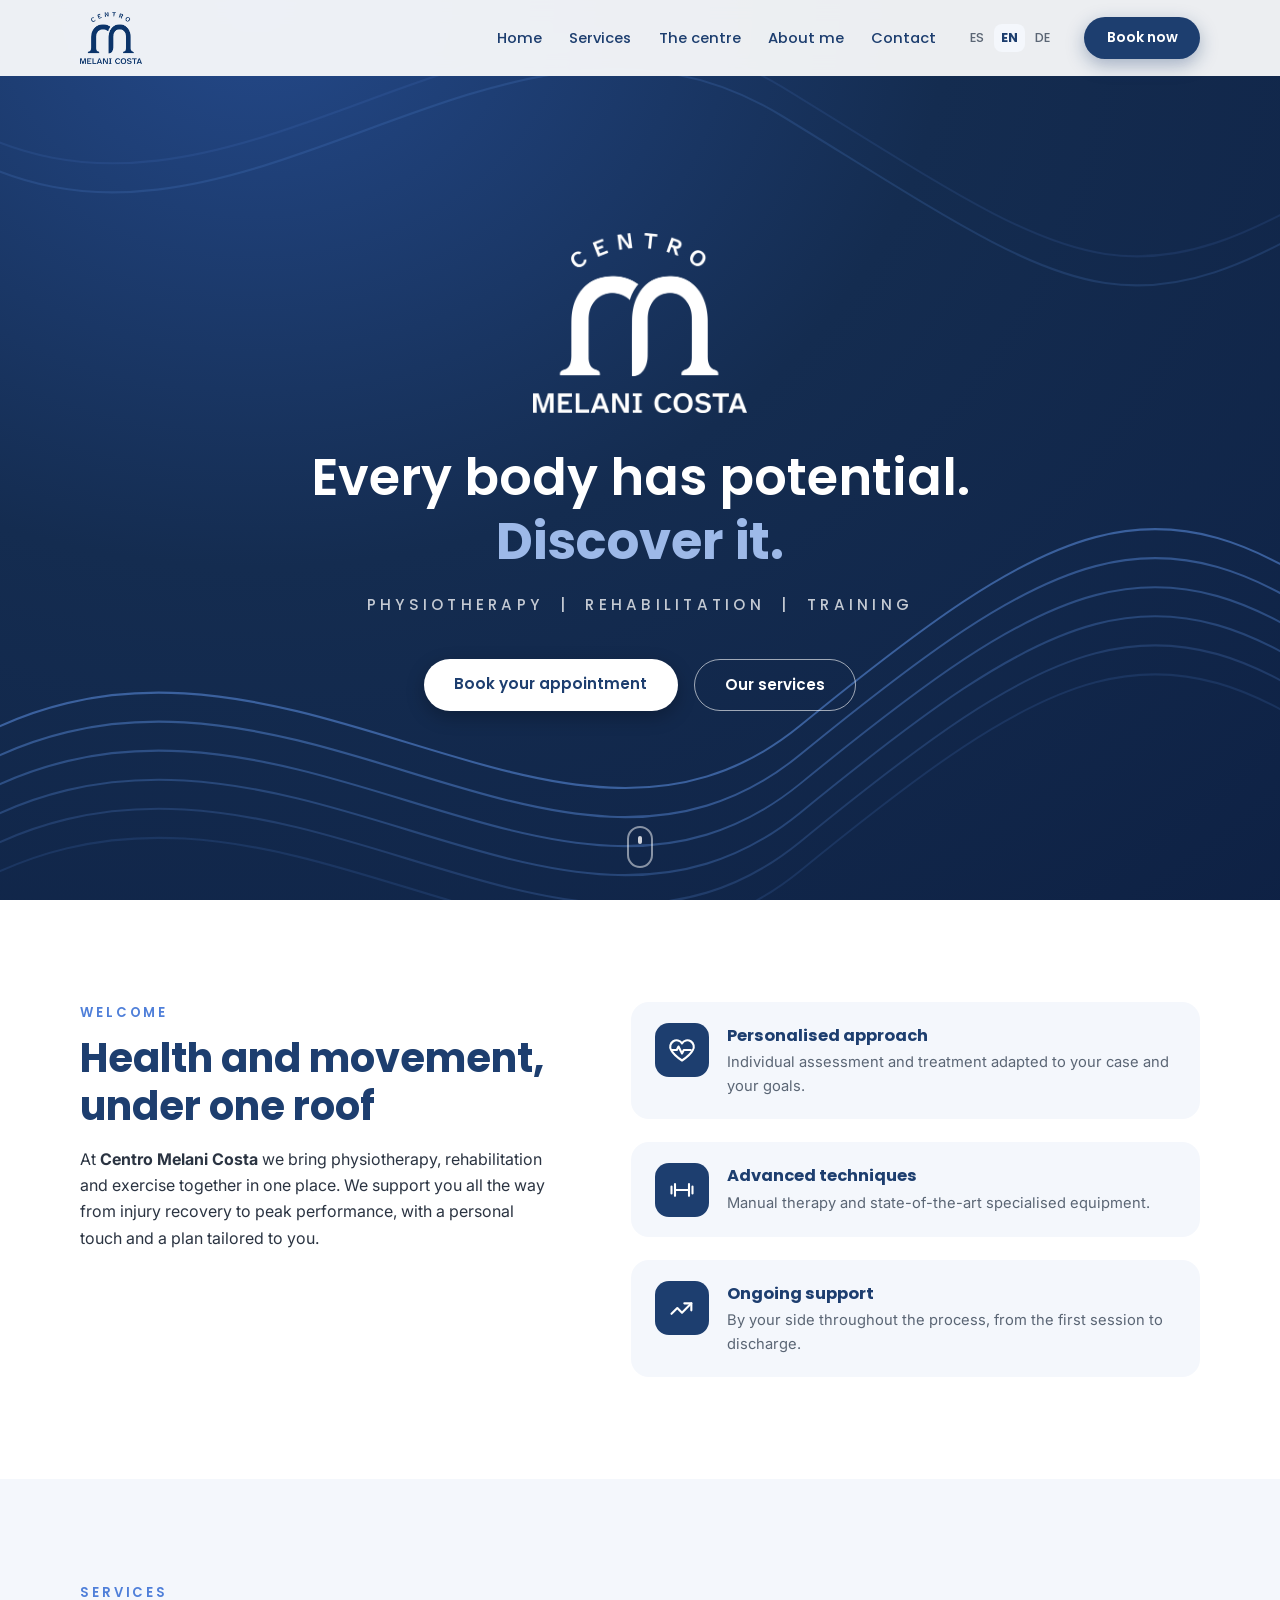
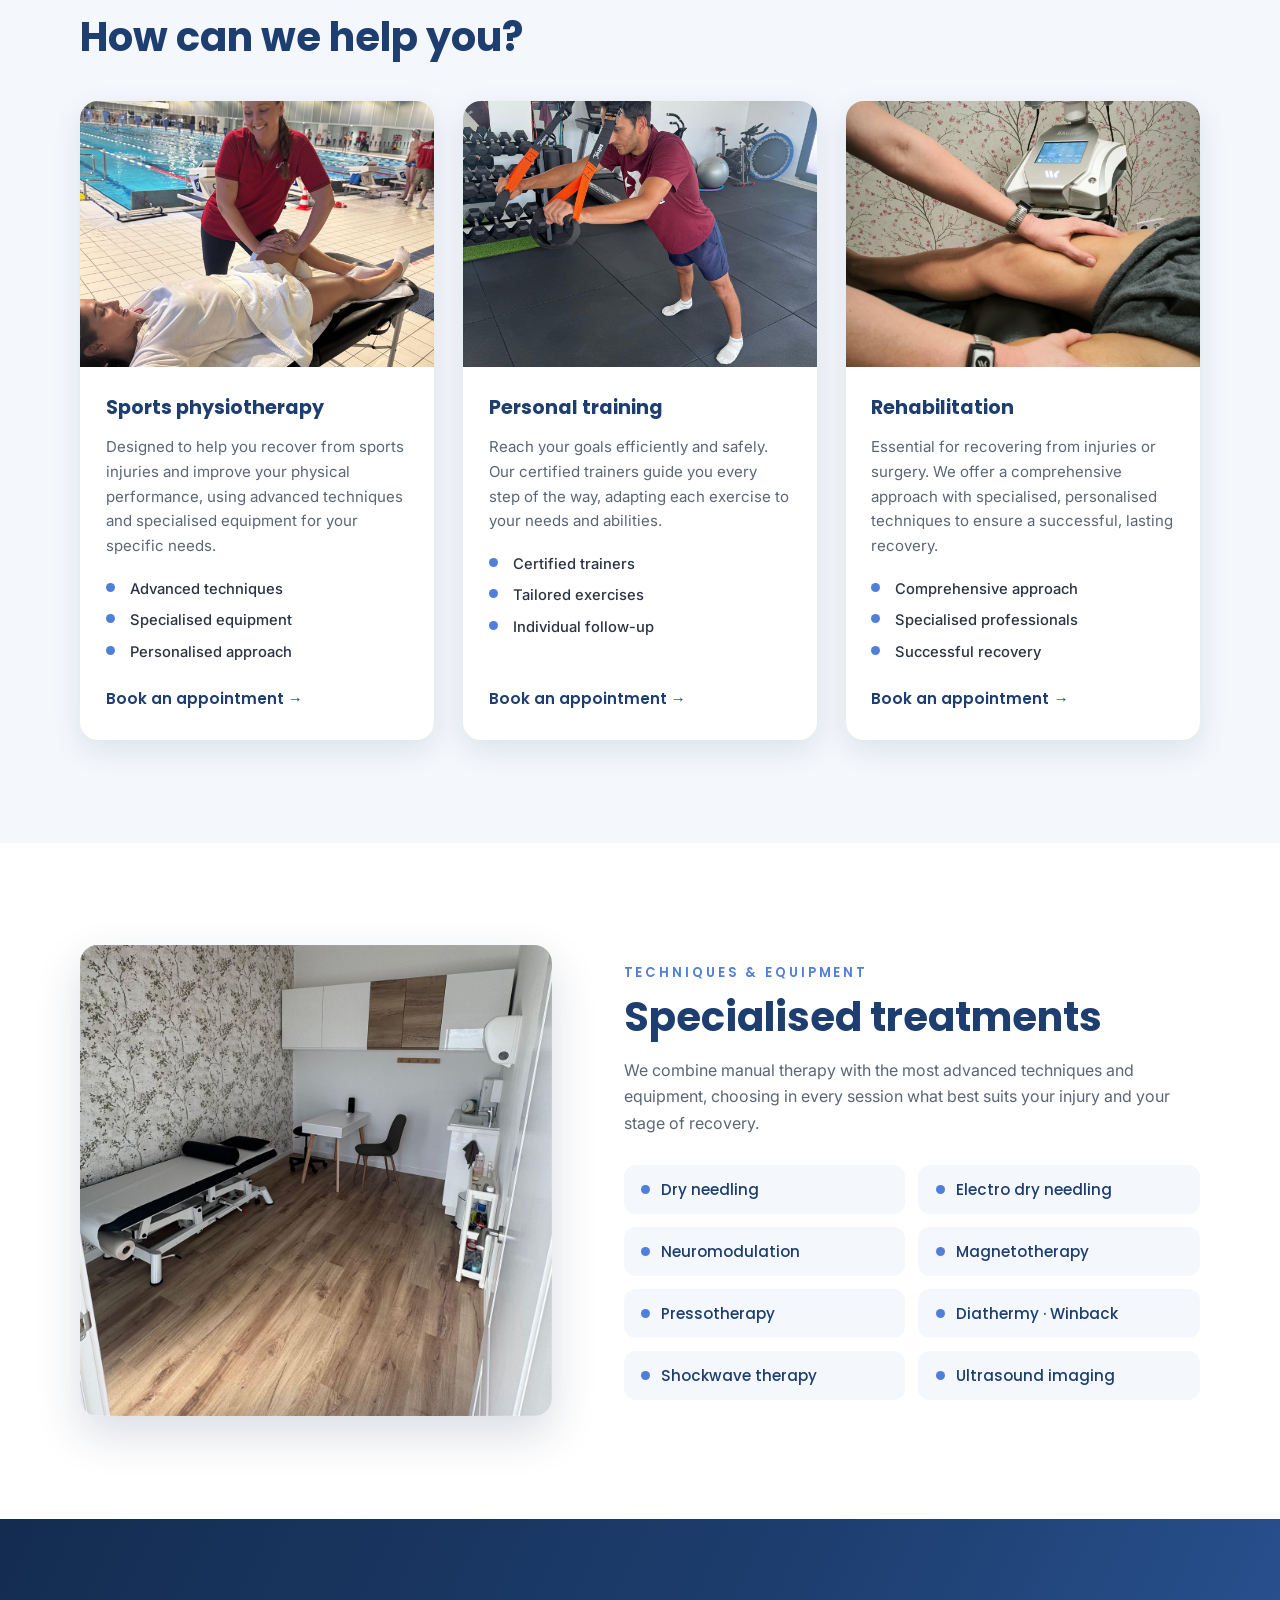
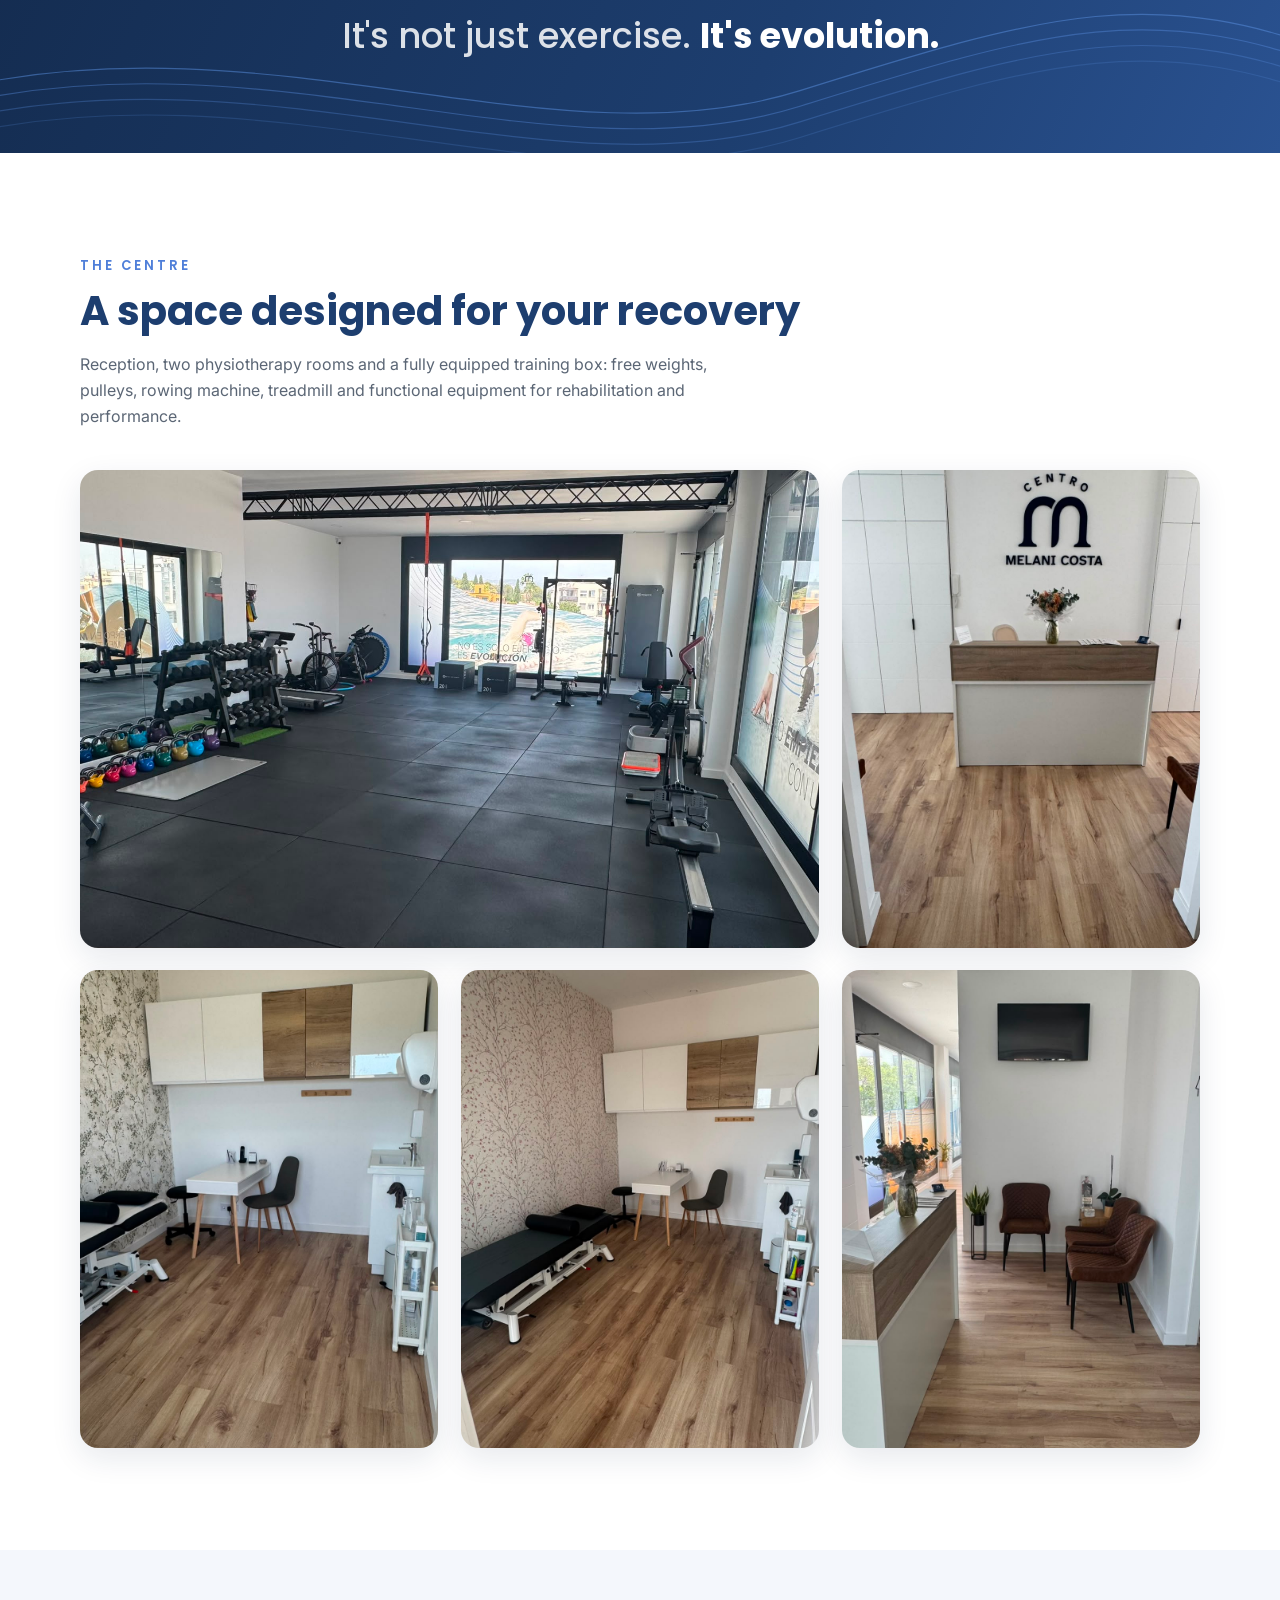
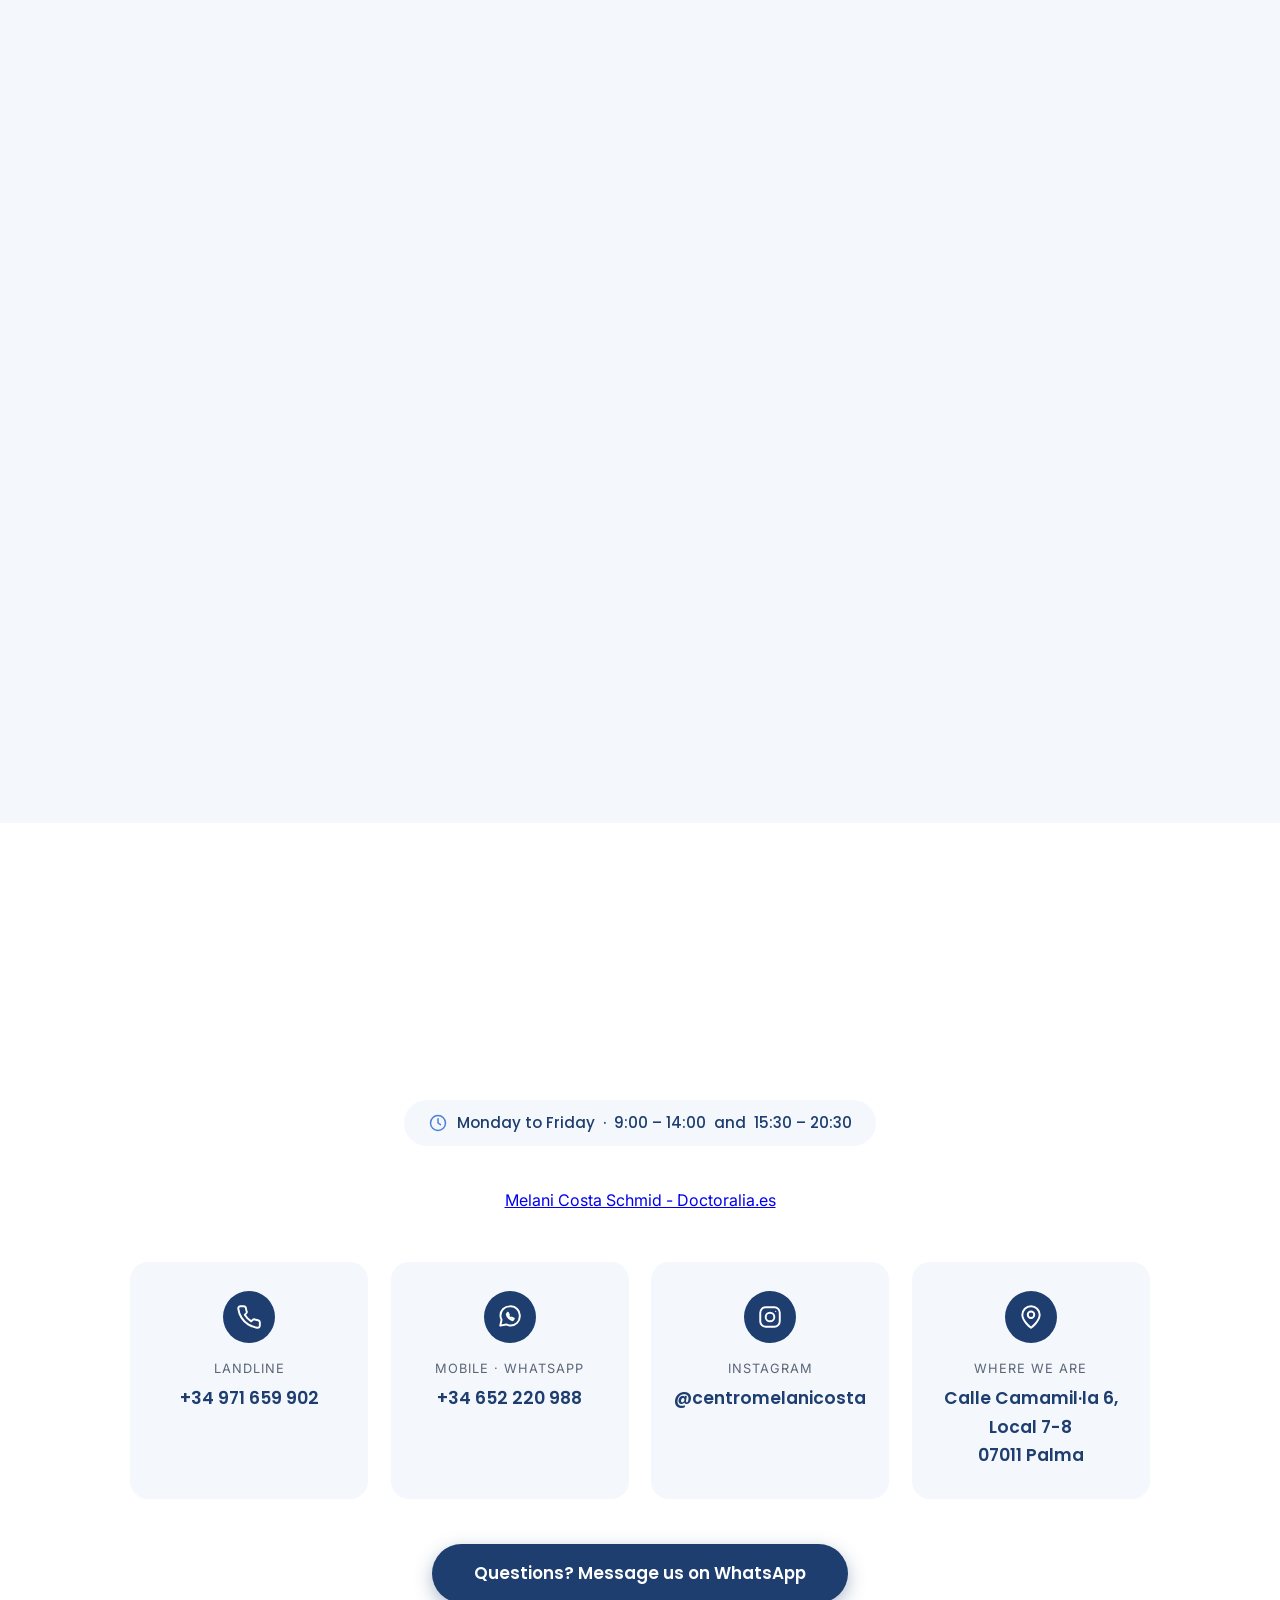
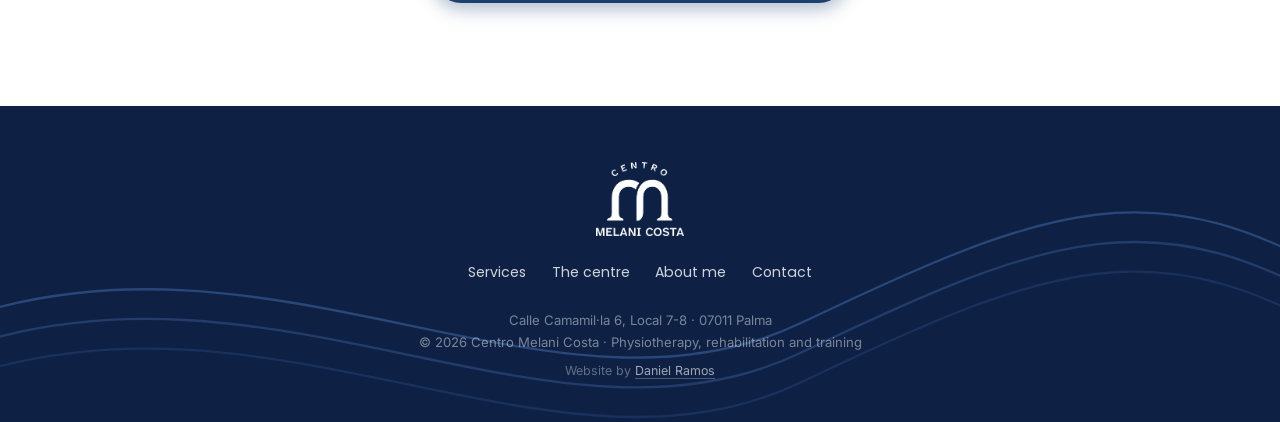
<file: en/index.html>
<!DOCTYPE html>
<html lang="en">
<head>
  <meta charset="UTF-8">
  <meta name="viewport" content="width=device-width, initial-scale=1.0">
  <title>Centro Melani Costa · Physiotherapy, Rehabilitation & Training in Palma</title>
  <meta name="description" content="Centro Melani Costa in Palma de Mallorca: sports physiotherapy, rehabilitation and personal training. Every body has potential. Discover it.">
  <meta property="og:title" content="Centro Melani Costa">
  <meta property="og:description" content="Sports physiotherapy, rehabilitation and personal training in Palma de Mallorca.">
  <meta property="og:type" content="website">
  <meta property="og:url" content="https://www.centromelanicosta.com/en/">
  <link rel="canonical" href="https://www.centromelanicosta.com/en/">
  <link rel="alternate" hreflang="es" href="https://www.centromelanicosta.com/">
  <link rel="alternate" hreflang="en" href="https://www.centromelanicosta.com/en/">
  <link rel="alternate" hreflang="de" href="https://www.centromelanicosta.com/de/">
  <link rel="alternate" hreflang="x-default" href="https://www.centromelanicosta.com/">
  <link rel="icon" type="image/png" href="../assets/img/logo.png">
  <link rel="preconnect" href="https://fonts.googleapis.com">
  <link rel="preconnect" href="https://fonts.gstatic.com" crossorigin>
  <link href="https://fonts.googleapis.com/css2?family=Poppins:wght@500;600;700&family=Inter:wght@400;500;600&display=swap" rel="stylesheet">
  <link rel="stylesheet" href="../css/styles.css?v=7">
  <script type="application/ld+json">
  {
    "@context": "https://schema.org",
    "@type": "Physiotherapy",
    "name": "Centro Melani Costa",
    "description": "Sports physiotherapy, rehabilitation and personal training in Palma de Mallorca.",
    "url": "https://www.centromelanicosta.com",
    "telephone": "+34971659902",
    "address": {
      "@type": "PostalAddress",
      "streetAddress": "Calle Camamil·la 6, Local 7-8",
      "postalCode": "07011",
      "addressLocality": "Palma",
      "addressRegion": "Illes Balears",
      "addressCountry": "ES"
    },
    "hasMap": "https://www.google.com/maps?q=Centro+Melani+Costa,+Carrer+de+la+Camamilla,+6,+Loc+7-8,+07011+Palma&ftid=0x12978d215b5f12d3:0xa11db86c21ddbae8",
    "openingHoursSpecification": [
      {
        "@type": "OpeningHoursSpecification",
        "dayOfWeek": ["Monday", "Tuesday", "Wednesday", "Thursday", "Friday"],
        "opens": "09:00",
        "closes": "14:00"
      },
      {
        "@type": "OpeningHoursSpecification",
        "dayOfWeek": ["Monday", "Tuesday", "Wednesday", "Thursday", "Friday"],
        "opens": "15:30",
        "closes": "20:30"
      }
    ],
    "sameAs": ["https://www.instagram.com/centromelanicosta"]
  }
  </script>
</head>
<body>

  <!-- ============ HEADER ============ -->
  <header class="header" id="header">
    <div class="container header__inner">
      <a href="#inicio" class="header__logo">
        <img src="../assets/img/logo.png" alt="Centro Melani Costa" class="header__logo-img">
      </a>
      <nav class="nav" id="nav">
        <a href="#inicio" class="nav__link">Home</a>
        <a href="#servicios" class="nav__link">Services</a>
        <a href="#centro" class="nav__link">The centre</a>
        <a href="#sobre-mi" class="nav__link">About me</a>
        <a href="#contacto" class="nav__link">Contact</a>
        <div class="nav__langs" aria-label="Language">
          <a href="../" class="nav__lang" lang="es">ES</a>
          <a href="./" class="nav__lang is-active" lang="en" aria-current="true">EN</a>
          <a href="../de/" class="nav__lang" lang="de">DE</a>
        </div>
        <a href="#contacto" class="btn btn--primary nav__cta">Book now</a>
      </nav>
      <button class="header__burger" id="burger" aria-label="Open menu" aria-expanded="false">
        <span></span><span></span><span></span>
      </button>
    </div>
  </header>

  <main>
    <!-- ============ HERO ============ -->
    <section class="hero" id="inicio">
      <div class="hero__waves" aria-hidden="true">
        <svg viewBox="0 0 1440 620" preserveAspectRatio="none">
          <g fill="none" stroke="#5b8fe0" stroke-width="1.5">
            <path d="M-60,520 C300,380 620,640 900,500 S1300,320 1520,420" opacity="0.55"/>
            <path d="M-60,540 C300,400 620,660 900,520 S1300,340 1520,440" opacity="0.45"/>
            <path d="M-60,560 C300,420 620,680 900,540 S1300,360 1520,460" opacity="0.38"/>
            <path d="M-60,580 C300,440 620,700 900,560 S1300,380 1520,480" opacity="0.3"/>
            <path d="M-60,600 C300,460 620,720 900,580 S1300,400 1520,500" opacity="0.22"/>
            <path d="M-60,620 C300,480 620,740 900,600 S1300,420 1520,520" opacity="0.15"/>
            <path d="M-60,100 C260,220 560,-40 880,80 S1260,240 1520,140" opacity="0.18"/>
            <path d="M-60,80 C260,200 560,-60 880,60 S1260,220 1520,120" opacity="0.12"/>
          </g>
        </svg>
      </div>
      <div class="container hero__content">
        <img src="../assets/img/logo.png" alt="" class="hero__logo" aria-hidden="true">
        <h1 class="hero__title">Every body has potential.<br><em>Discover it.</em></h1>
        <p class="hero__tags">Physiotherapy&nbsp;&nbsp;|&nbsp;&nbsp;Rehabilitation&nbsp;&nbsp;|&nbsp;&nbsp;Training</p>
        <div class="hero__actions">
          <a href="#contacto" class="btn btn--light">Book your appointment</a>
          <a href="#servicios" class="btn btn--ghost">Our services</a>
        </div>
      </div>
      <a href="#servicios" class="hero__scroll" aria-label="Scroll down to services"><span></span></a>
    </section>

    <!-- ============ INTRO ============ -->
    <section class="intro">
      <div class="container intro__grid">
        <div class="intro__text reveal">
          <p class="section__kicker">Welcome</p>
          <h2 class="section__title">Health and movement,<br>under one roof</h2>
          <p>At <strong>Centro Melani Costa</strong> we bring physiotherapy, rehabilitation and exercise together in one place. We support you all the way from injury recovery to peak performance, with a personal touch and a plan tailored to you.</p>
        </div>
        <ul class="intro__features">
          <li class="feature reveal">
            <div class="feature__icon" aria-hidden="true">
              <svg viewBox="0 0 24 24" fill="none" stroke="currentColor" stroke-width="1.8" stroke-linecap="round" stroke-linejoin="round"><path d="M12 21s-7-4.6-9.3-9A5.4 5.4 0 0 1 12 6.3 5.4 5.4 0 0 1 21.3 12C19 16.4 12 21 12 21z"/><path d="M3.5 12h4l1.5-3 3 6 1.5-3h6"/></svg>
            </div>
            <h3>Personalised approach</h3>
            <p>Individual assessment and treatment adapted to your case and your goals.</p>
          </li>
          <li class="feature reveal">
            <div class="feature__icon" aria-hidden="true">
              <svg viewBox="0 0 24 24" fill="none" stroke="currentColor" stroke-width="1.8" stroke-linecap="round" stroke-linejoin="round"><path d="M6 7v10M3 9v6M18 7v10M21 9v6M6 12h12"/></svg>
            </div>
            <h3>Advanced techniques</h3>
            <p>Manual therapy and state-of-the-art specialised equipment.</p>
          </li>
          <li class="feature reveal">
            <div class="feature__icon" aria-hidden="true">
              <svg viewBox="0 0 24 24" fill="none" stroke="currentColor" stroke-width="1.8" stroke-linecap="round" stroke-linejoin="round"><path d="M3 17l5-5 4 4 8-8"/><path d="M14 8h6v6"/></svg>
            </div>
            <h3>Ongoing support</h3>
            <p>By your side throughout the process, from the first session to discharge.</p>
          </li>
        </ul>
      </div>
    </section>

    <!-- ============ SERVICES ============ -->
    <section class="services" id="servicios">
      <div class="container">
        <p class="section__kicker reveal">Services</p>
        <h2 class="section__title reveal">How can we help you?</h2>
        <div class="services__grid">

          <article class="card reveal">
            <div class="card__media">
              <img src="../assets/img/fisioterapia-deportiva.jpg" alt="Melani giving sports physiotherapy to a swimmer beside the pool" loading="lazy">
            </div>
            <div class="card__body">
              <h3 class="card__title">Sports physiotherapy</h3>
              <p>Designed to help you recover from sports injuries and improve your physical performance, using advanced techniques and specialised equipment for your specific needs.</p>
              <ul class="card__list">
                <li>Advanced techniques</li>
                <li>Specialised equipment</li>
                <li>Personalised approach</li>
              </ul>
              <a href="#contacto" class="card__link">Book an appointment →</a>
            </div>
          </article>

          <article class="card reveal">
            <div class="card__media">
              <img src="../assets/img/entrenamiento-trx.jpg" alt="Personal training with TRX in the centre's gym" loading="lazy">
            </div>
            <div class="card__body">
              <h3 class="card__title">Personal training</h3>
              <p>Reach your goals efficiently and safely. Our certified trainers guide you every step of the way, adapting each exercise to your needs and abilities.</p>
              <ul class="card__list">
                <li>Certified trainers</li>
                <li>Tailored exercises</li>
                <li>Individual follow-up</li>
              </ul>
              <a href="#contacto" class="card__link">Book an appointment →</a>
            </div>
          </article>

          <article class="card reveal">
            <div class="card__media">
              <img src="../assets/img/aparatologia.jpg" alt="Rehabilitation treatment with tecar therapy equipment" loading="lazy">
            </div>
            <div class="card__body">
              <h3 class="card__title">Rehabilitation</h3>
              <p>Essential for recovering from injuries or surgery. We offer a comprehensive approach with specialised, personalised techniques to ensure a successful, lasting recovery.</p>
              <ul class="card__list">
                <li>Comprehensive approach</li>
                <li>Specialised professionals</li>
                <li>Successful recovery</li>
              </ul>
              <a href="#contacto" class="card__link">Book an appointment →</a>
            </div>
          </article>

        </div>
      </div>
    </section>

    <!-- ============ TECHNIQUES & EQUIPMENT ============ -->
    <section class="techniques" id="tecnicas">
      <div class="container techniques__grid">
        <figure class="techniques__photo reveal">
          <img src="../assets/img/consulta.jpg" alt="Physiotherapy room at Centro Melani Costa with treatment table" loading="lazy">
        </figure>
        <div class="techniques__text">
          <p class="section__kicker reveal">Techniques &amp; equipment</p>
          <h2 class="section__title reveal">Specialised treatments</h2>
          <p class="techniques__lead reveal">We combine manual therapy with the most advanced techniques and equipment, choosing in every session what best suits your injury and your stage of recovery.</p>
          <ul class="techniques__list">
            <li class="reveal">Dry needling</li>
            <li class="reveal">Electro dry needling</li>
            <li class="reveal">Neuromodulation</li>
            <li class="reveal">Magnetotherapy</li>
            <li class="reveal">Pressotherapy</li>
            <li class="reveal">Diathermy · Winback</li>
            <li class="reveal">Shockwave therapy</li>
            <li class="reveal">Ultrasound imaging</li>
          </ul>
        </div>
      </div>
    </section>

    <!-- ============ QUOTE ============ -->
    <section class="quote">
      <div class="quote__waves" aria-hidden="true">
        <svg viewBox="0 0 1440 300" preserveAspectRatio="none">
          <g fill="none" stroke="#5b8fe0" stroke-width="1.5">
            <path d="M-60,220 C300,120 620,320 900,220 S1300,80 1520,180" opacity="0.5"/>
            <path d="M-60,240 C300,140 620,340 900,240 S1300,100 1520,200" opacity="0.4"/>
            <path d="M-60,260 C300,160 620,360 900,260 S1300,120 1520,220" opacity="0.3"/>
            <path d="M-60,280 C300,180 620,380 900,280 S1300,140 1520,240" opacity="0.2"/>
          </g>
        </svg>
      </div>
      <div class="container reveal">
        <p class="quote__text">It's not just exercise. <strong>It's evolution.</strong></p>
      </div>
    </section>

    <!-- ============ THE CENTRE ============ -->
    <section class="center" id="centro">
      <div class="container">
        <p class="section__kicker reveal">The centre</p>
        <h2 class="section__title reveal">A space designed for your recovery</h2>
        <p class="section__lead reveal">Reception, two physiotherapy rooms and a fully equipped training box: free weights, pulleys, rowing machine, treadmill and functional equipment for rehabilitation and performance.</p>
        <div class="center__gallery">
          <figure class="center__item center__item--wide reveal">
            <img src="../assets/img/box-gym.jpg" alt="The centre's training box with free weights, rower and machines" loading="lazy">
          </figure>
          <figure class="center__item reveal">
            <img src="../assets/img/recepcion.jpg" alt="Reception at Centro Melani Costa with the logo on the wall" loading="lazy">
          </figure>
          <figure class="center__item reveal">
            <img src="../assets/img/consulta-verde.jpg" alt="Physiotherapy room 1 with treatment table" loading="lazy">
          </figure>
          <figure class="center__item reveal">
            <img src="../assets/img/consulta-rosa.jpg" alt="Physiotherapy room 2 with treatment table and work area" loading="lazy">
          </figure>
          <figure class="center__item reveal">
            <img src="../assets/img/sala-espera.jpg" alt="The centre's waiting room" loading="lazy">
          </figure>
        </div>
      </div>
    </section>

    <!-- ============ ABOUT ME ============ -->
    <section class="about" id="sobre-mi">
      <div class="container about__grid">
        <figure class="about__photo reveal">
          <img src="../assets/img/melani-corporativa.jpg" alt="Melani Costa, founder of the centre" loading="lazy">
        </figure>
        <div class="about__text reveal">
          <p class="section__kicker">About me</p>
          <h2 class="section__title">Melani Costa</h2>
          <p>After a lifetime dedicated to elite sport, I know what a body can give — and what it needs to recover. That first-hand experience is the foundation of this centre: a place where physiotherapy, rehabilitation and exercise work together.</p>
          <p>My goal is for everyone who walks through the door, athlete or not, to receive the same care and the same commitment: a tailored plan with real follow-up, until you reach your goal.</p>
          <p class="about__quote">"Change begins with a single step."</p>
          <a href="#contacto" class="btn btn--primary">Come and meet us</a>
        </div>
      </div>
    </section>

    <!-- ============ CONTACT ============ -->
    <section class="contact" id="contacto">
      <div class="container">
        <p class="section__kicker reveal">Contact</p>
        <h2 class="section__title reveal">Book your appointment</h2>
        <p class="section__lead reveal">Book online in seconds. If you have any questions, call us or message us on WhatsApp and we'll be happy to help.</p>
        <p class="contact__hours reveal">
          <svg viewBox="0 0 24 24" fill="none" stroke="currentColor" stroke-width="1.8" stroke-linecap="round" stroke-linejoin="round" aria-hidden="true"><circle cx="12" cy="12" r="9"/><path d="M12 7v5l3 2"/></svg>
          Monday to Friday &nbsp;·&nbsp; 9:00 – 14:00 &nbsp;and&nbsp; 15:30 – 20:30
        </p>
        <div class="contact__widget reveal">
          <a id="zl-url" class="zl-url" href="https://www.doctoralia.es/melani-costa-schmid/fisioterapeuta/palma-de-mallorca" rel="nofollow" data-zlw-doctor="melani-costa-schmid" data-zlw-type="big" data-zlw-opinion="false" data-zlw-hide-branding="true" data-zlw-saas-only="true" data-zlw-a11y-title="Medical appointment booking widget">Melani Costa Schmid - Doctoralia.es</a><script>!function($_x,_s,id){var js,fjs=$_x.getElementsByTagName(_s)[0];if(!$_x.getElementById(id)){js = $_x.createElement(_s);js.id = id;js.src = "//platform.docplanner.com/js/widget.js";fjs.parentNode.insertBefore(js,fjs);}}(document,"script","zl-widget-s");</script>
        </div>
        <div class="contact__grid">
          <a class="contact__item reveal" href="tel:+34971659902">
            <span class="contact__icon" aria-hidden="true">
              <svg viewBox="0 0 24 24" fill="none" stroke="currentColor" stroke-width="1.8" stroke-linecap="round" stroke-linejoin="round"><path d="M22 16.9v3a2 2 0 0 1-2.2 2 19.8 19.8 0 0 1-8.6-3.1 19.5 19.5 0 0 1-6-6A19.8 19.8 0 0 1 2.1 4.2 2 2 0 0 1 4.1 2h3a2 2 0 0 1 2 1.7c.1 1 .4 2 .7 2.9a2 2 0 0 1-.4 2.1L8.1 10a16 16 0 0 0 6 6l1.3-1.3a2 2 0 0 1 2.1-.4c.9.3 1.9.6 2.9.7a2 2 0 0 1 1.6 2z"/></svg>
            </span>
            <span class="contact__label">Landline</span>
            <span class="contact__value">+34 971 659 902</span>
          </a>
          <a class="contact__item reveal" href="https://wa.me/34652220988" target="_blank" rel="noopener">
            <span class="contact__icon" aria-hidden="true">
              <svg viewBox="0 0 24 24" fill="none" stroke="currentColor" stroke-width="1.8" stroke-linecap="round" stroke-linejoin="round"><path d="M21 11.5a8.4 8.4 0 0 1-8.4 8.4 8.6 8.6 0 0 1-4-1L3 20l1.2-5.4a8.3 8.3 0 0 1-1-4A8.4 8.4 0 0 1 11.6 2.2 8.4 8.4 0 0 1 21 11.5z"/><path d="M9 9.5c.5 2.5 3 5 5.5 5.5l1-1.5-2-1-1 .5c-.8-.5-1.5-1.2-2-2l.5-1-1-2z"/></svg>
            </span>
            <span class="contact__label">Mobile · WhatsApp</span>
            <span class="contact__value">+34 652 220 988</span>
          </a>
          <a class="contact__item reveal" href="https://www.instagram.com/centromelanicosta" target="_blank" rel="noopener">
            <span class="contact__icon" aria-hidden="true">
              <svg viewBox="0 0 24 24" fill="none" stroke="currentColor" stroke-width="1.8" stroke-linecap="round" stroke-linejoin="round"><rect x="3" y="3" width="18" height="18" rx="5"/><circle cx="12" cy="12" r="4"/><circle cx="17.2" cy="6.8" r="0.6" fill="currentColor" stroke="none"/></svg>
            </span>
            <span class="contact__label">Instagram</span>
            <span class="contact__value">@centromelanicosta</span>
          </a>
          <a class="contact__item reveal" href="https://www.google.com/maps?q=Centro+Melani+Costa,+Carrer+de+la+Camamilla,+6,+Loc+7-8,+07011+Palma&ftid=0x12978d215b5f12d3:0xa11db86c21ddbae8" target="_blank" rel="noopener">
            <span class="contact__icon" aria-hidden="true">
              <svg viewBox="0 0 24 24" fill="none" stroke="currentColor" stroke-width="1.8" stroke-linecap="round" stroke-linejoin="round"><path d="M20 10c0 6-8 12-8 12s-8-6-8-12a8 8 0 0 1 16 0z"/><circle cx="12" cy="10" r="3"/></svg>
            </span>
            <span class="contact__label">Where we are</span>
            <span class="contact__value">Calle Camamil·la 6, Local 7-8<br>07011 Palma</span>
          </a>
        </div>
        <div class="contact__cta reveal">
          <a href="https://wa.me/34652220988?text=Hello%2C%20I%20have%20a%20question" target="_blank" rel="noopener" class="btn btn--primary btn--lg">Questions? Message us on WhatsApp</a>
        </div>
      </div>
    </section>
  </main>

  <!-- ============ FOOTER ============ -->
  <footer class="footer">
    <div class="footer__waves" aria-hidden="true">
      <svg viewBox="0 0 1440 160" preserveAspectRatio="none">
        <g fill="none" stroke="#5b8fe0" stroke-width="1.2">
          <path d="M-60,110 C300,50 620,170 900,110 S1300,30 1520,90" opacity="0.35"/>
          <path d="M-60,125 C300,65 620,185 900,125 S1300,45 1520,105" opacity="0.25"/>
          <path d="M-60,140 C300,80 620,200 900,140 S1300,60 1520,120" opacity="0.15"/>
        </g>
      </svg>
    </div>
    <div class="container footer__inner">
      <img src="../assets/img/logo.png" alt="Centro Melani Costa" class="footer__logo">
      <nav class="footer__nav">
        <a href="#servicios">Services</a>
        <a href="#centro">The centre</a>
        <a href="#sobre-mi">About me</a>
        <a href="#contacto">Contact</a>
      </nav>
      <p class="footer__copy">Calle Camamil·la 6, Local 7-8 · 07011 Palma</p>
      <p class="footer__copy">© <span id="year">2026</span> Centro Melani Costa · Physiotherapy, rehabilitation and training</p>
      <p class="footer__credit">Website by <a href="https://www.linkedin.com/in/daniel-ramos-hoogwout/" target="_blank" rel="noopener">Daniel Ramos</a></p>
    </div>
  </footer>

  <script src="../js/main.js?v=2"></script>
</body>
</html>
</file>
<file: css/styles.css>
/* ==========================================================================
   Centro Melani Costa — estilos
   Paleta tomada del logotipo: azul marino corporativo + azules de las ondas
   ========================================================================== */

:root {
  --navy: #1d3e6f;
  --navy-dark: #142c50;
  --navy-deep: #0e2144;
  --blue: #4f7fd9;
  --blue-light: #9db9e8;
  --bg: #ffffff;
  --bg-soft: #f4f7fc;
  --text: #2b3442;
  --text-soft: #5b6675;
  --white: #ffffff;
  --radius: 18px;
  --shadow: 0 10px 30px rgba(20, 44, 80, 0.10);
  --shadow-lg: 0 18px 45px rgba(20, 44, 80, 0.16);
  --font-head: "Poppins", sans-serif;
  --font-body: "Inter", sans-serif;
  --header-h: 76px;
}

* { margin: 0; padding: 0; box-sizing: border-box; }

html { scroll-behavior: smooth; scroll-padding-top: var(--header-h); }

body {
  font-family: var(--font-body);
  color: var(--text);
  background: var(--bg);
  line-height: 1.65;
  -webkit-font-smoothing: antialiased;
}

img { max-width: 100%; display: block; }

.container {
  width: min(1120px, 92%);
  margin-inline: auto;
}

/* ---------- tipografía de sección ---------- */
.section__kicker {
  font-family: var(--font-head);
  font-weight: 600;
  font-size: 0.82rem;
  letter-spacing: 0.22em;
  text-transform: uppercase;
  color: var(--blue);
  margin-bottom: 0.6rem;
}

.section__title {
  font-family: var(--font-head);
  font-weight: 700;
  font-size: clamp(1.7rem, 3.4vw, 2.5rem);
  line-height: 1.2;
  color: var(--navy);
  margin-bottom: 1rem;
}

.section__lead {
  max-width: 640px;
  color: var(--text-soft);
  margin-bottom: 2.5rem;
}

section { padding: clamp(4rem, 8vw, 6.5rem) 0; }

/* ---------- botones ---------- */
.btn {
  display: inline-block;
  font-family: var(--font-head);
  font-weight: 600;
  font-size: 0.95rem;
  padding: 0.8rem 1.9rem;
  border-radius: 999px;
  text-decoration: none;
  transition: transform 0.2s ease, box-shadow 0.2s ease, background 0.2s ease, color 0.2s ease;
}

.btn:hover { transform: translateY(-2px); }

.btn--primary {
  background: var(--navy);
  color: var(--white);
  box-shadow: 0 6px 18px rgba(29, 62, 111, 0.35);
}
.btn--primary:hover { background: var(--navy-dark); }

.btn--light {
  background: var(--white);
  color: var(--navy);
  box-shadow: 0 6px 18px rgba(0, 0, 0, 0.25);
}

.btn--ghost {
  color: var(--white);
  border: 1.5px solid rgba(255, 255, 255, 0.6);
}
.btn--ghost:hover { background: rgba(255, 255, 255, 0.12); }

.btn--lg { padding: 1rem 2.6rem; font-size: 1.05rem; }

/* ==========================================================================
   Header
   ========================================================================== */
.header {
  position: fixed;
  inset: 0 0 auto 0;
  height: var(--header-h);
  background: rgba(255, 255, 255, 0.92);
  backdrop-filter: blur(10px);
  z-index: 100;
  transition: box-shadow 0.25s ease;
}

.header.is-scrolled { box-shadow: 0 4px 20px rgba(20, 44, 80, 0.12); }

.header__inner {
  height: 100%;
  display: flex;
  align-items: center;
  justify-content: space-between;
  gap: 1rem;
}

.header__logo-img { height: 52px; width: auto; }

.nav {
  display: flex;
  align-items: center;
  gap: 1.7rem;
}

.nav__link {
  font-family: var(--font-head);
  font-weight: 500;
  font-size: 0.92rem;
  color: var(--navy);
  text-decoration: none;
  position: relative;
  white-space: nowrap;
}

.nav__link::after {
  content: "";
  position: absolute;
  left: 0; bottom: -5px;
  width: 0; height: 2px;
  background: var(--blue);
  transition: width 0.25s ease;
}

.nav__link:hover::after { width: 100%; }

.nav__cta { padding: 0.6rem 1.4rem; font-size: 0.88rem; }

.nav__langs {
  display: flex;
  align-items: center;
  gap: 0.15rem;
  font-family: var(--font-head);
}

.nav__lang {
  padding: 0.2rem 0.45rem;
  font-size: 0.8rem;
  font-weight: 500;
  color: var(--text-soft);
  text-decoration: none;
  border-radius: 8px;
}

.nav__lang:hover { color: var(--navy); background: var(--bg-soft); }

.nav__lang.is-active {
  color: var(--navy);
  font-weight: 700;
  background: var(--bg-soft);
}

.header__burger {
  display: none;
  flex-direction: column;
  justify-content: center;
  gap: 5px;
  width: 44px; height: 44px;
  background: none;
  border: 0;
  cursor: pointer;
}

.header__burger span {
  display: block;
  width: 24px; height: 2px;
  margin-inline: auto;
  background: var(--navy);
  border-radius: 2px;
  transition: transform 0.25s ease, opacity 0.25s ease;
}

.header__burger.is-open span:nth-child(1) { transform: translateY(7px) rotate(45deg); }
.header__burger.is-open span:nth-child(2) { opacity: 0; }
.header__burger.is-open span:nth-child(3) { transform: translateY(-7px) rotate(-45deg); }

/* ==========================================================================
   Hero
   ========================================================================== */
.hero {
  position: relative;
  min-height: 100svh;
  display: flex;
  align-items: center;
  justify-content: center;
  text-align: center;
  background: radial-gradient(120% 140% at 20% 0%, #24498a 0%, var(--navy-dark) 45%, var(--navy-deep) 100%);
  overflow: hidden;
  padding: calc(var(--header-h) + 2rem) 0 4rem;
}

.hero__waves,
.quote__waves,
.footer__waves {
  position: absolute;
  inset: 0;
  pointer-events: none;
}

.hero__waves svg,
.quote__waves svg,
.footer__waves svg {
  width: 100%;
  height: 100%;
}

.hero__content { position: relative; }

.hero__logo {
  height: clamp(120px, 20vw, 180px);
  width: auto;
  margin: 0 auto 2rem;
  /* logo azul marino → blanco */
  filter: brightness(0) invert(1);
}

.hero__title {
  font-family: var(--font-head);
  font-weight: 600;
  font-size: clamp(1.9rem, 4.5vw, 3.2rem);
  line-height: 1.25;
  color: var(--white);
  margin-bottom: 1.2rem;
}

.hero__title em {
  font-style: normal;
  font-weight: 700;
  color: var(--blue-light);
}

.hero__tags {
  font-family: var(--font-head);
  font-weight: 500;
  font-size: clamp(0.8rem, 1.6vw, 0.95rem);
  letter-spacing: 0.28em;
  text-transform: uppercase;
  color: rgba(255, 255, 255, 0.75);
  margin-bottom: 2.6rem;
}

.hero__actions {
  display: flex;
  gap: 1rem;
  justify-content: center;
  flex-wrap: wrap;
}

.hero__scroll {
  position: absolute;
  bottom: 2rem;
  left: 50%;
  transform: translateX(-50%);
  width: 26px; height: 42px;
  border: 2px solid rgba(255, 255, 255, 0.5);
  border-radius: 999px;
}

.hero__scroll span {
  position: absolute;
  top: 8px; left: 50%;
  width: 4px; height: 8px;
  margin-left: -2px;
  background: rgba(255, 255, 255, 0.8);
  border-radius: 4px;
  animation: scrollhint 1.8s ease-in-out infinite;
}

@keyframes scrollhint {
  0%   { transform: translateY(0); opacity: 1; }
  70%  { transform: translateY(12px); opacity: 0; }
  100% { transform: translateY(0); opacity: 0; }
}

/* ==========================================================================
   Intro
   ========================================================================== */
.intro { background: var(--bg); }

.intro__grid {
  display: grid;
  grid-template-columns: 1fr 1.2fr;
  gap: clamp(2rem, 6vw, 5rem);
  align-items: start;
}

.intro__features {
  list-style: none;
  display: grid;
  gap: 1.4rem;
}

.feature {
  display: grid;
  grid-template-columns: 54px 1fr;
  grid-template-rows: auto auto;
  column-gap: 1.1rem;
  padding: 1.3rem 1.5rem;
  background: var(--bg-soft);
  border-radius: var(--radius);
}

.feature__icon {
  grid-row: 1 / 3;
  width: 54px; height: 54px;
  display: grid;
  place-items: center;
  background: var(--navy);
  color: var(--white);
  border-radius: 14px;
}

.feature__icon svg { width: 28px; height: 28px; }

.feature h3 {
  font-family: var(--font-head);
  font-size: 1.02rem;
  color: var(--navy);
}

.feature p { font-size: 0.92rem; color: var(--text-soft); }

/* ==========================================================================
   Servicios
   ========================================================================== */
.services { background: var(--bg-soft); }

.services__grid {
  margin-top: 2.5rem;
  display: grid;
  grid-template-columns: repeat(3, 1fr);
  gap: 1.8rem;
}

.card {
  background: var(--white);
  border-radius: var(--radius);
  overflow: hidden;
  box-shadow: var(--shadow);
  display: flex;
  flex-direction: column;
  transition: transform 0.25s ease, box-shadow 0.25s ease;
}

.card:hover { transform: translateY(-6px); box-shadow: var(--shadow-lg); }

.card__media { aspect-ratio: 4 / 3; overflow: hidden; }

.card__media img {
  width: 100%; height: 100%;
  object-fit: cover;
  transition: transform 0.4s ease;
}

.card:hover .card__media img { transform: scale(1.05); }

.card__body {
  padding: 1.6rem 1.6rem 1.8rem;
  display: flex;
  flex-direction: column;
  flex: 1;
}

.card__title {
  font-family: var(--font-head);
  font-size: 1.2rem;
  color: var(--navy);
  margin-bottom: 0.7rem;
}

.card__body > p { font-size: 0.94rem; color: var(--text-soft); }

.card__list {
  list-style: none;
  margin: 1.1rem 0 1.4rem;
  display: grid;
  gap: 0.45rem;
}

.card__list li {
  font-size: 0.92rem;
  font-weight: 500;
  color: var(--text);
  padding-left: 1.5rem;
  position: relative;
}

.card__list li::before {
  content: "";
  position: absolute;
  left: 0; top: 0.42em;
  width: 9px; height: 9px;
  border-radius: 50%;
  background: var(--blue);
}

.card__link {
  margin-top: auto;
  font-family: var(--font-head);
  font-weight: 600;
  font-size: 0.95rem;
  color: var(--navy);
  text-decoration: none;
}

.card__link:hover { color: var(--blue); }

/* ==========================================================================
   Técnicas y aparatología
   ========================================================================== */
.techniques__grid {
  display: grid;
  grid-template-columns: 0.9fr 1.1fr;
  gap: clamp(2rem, 6vw, 4.5rem);
  align-items: center;
}

.techniques__photo {
  border-radius: var(--radius);
  overflow: hidden;
  box-shadow: var(--shadow-lg);
}

.techniques__lead {
  color: var(--text-soft);
  margin-bottom: 1.8rem;
}

.techniques__list {
  list-style: none;
  display: grid;
  grid-template-columns: 1fr 1fr;
  gap: 0.8rem;
}

.techniques__list li {
  display: flex;
  align-items: center;
  gap: 0.7rem;
  padding: 0.75rem 1.1rem;
  background: var(--bg-soft);
  border-radius: 12px;
  font-family: var(--font-head);
  font-weight: 500;
  font-size: 0.95rem;
  color: var(--navy);
}

.techniques__list li::before {
  content: "";
  width: 9px;
  height: 9px;
  border-radius: 50%;
  background: var(--blue);
  flex-shrink: 0;
}

/* ==========================================================================
   Cita / frase
   ========================================================================== */
.quote {
  position: relative;
  background: linear-gradient(115deg, var(--navy-dark), var(--navy) 60%, #2a5291);
  overflow: hidden;
  text-align: center;
  padding: clamp(3.5rem, 7vw, 5.5rem) 0;
}

.quote .container { position: relative; }

.quote__text {
  font-family: var(--font-head);
  font-weight: 500;
  font-size: clamp(1.4rem, 3.2vw, 2.2rem);
  color: rgba(255, 255, 255, 0.85);
}

.quote__text strong { font-weight: 700; color: var(--white); }

/* ==========================================================================
   El centro
   ========================================================================== */
.center__gallery {
  display: grid;
  grid-template-columns: repeat(3, 1fr);
  gap: 1.4rem;
}

.center__item {
  position: relative;
  border-radius: var(--radius);
  overflow: hidden;
  box-shadow: var(--shadow);
  aspect-ratio: 3 / 4;
}

.center__item--wide {
  grid-column: span 2;
  aspect-ratio: auto;
}

.center__item img {
  width: 100%; height: 100%;
  object-fit: cover;
  transition: transform 0.4s ease;
}

.center__item:hover img { transform: scale(1.04); }

/* ==========================================================================
   Sobre mí
   ========================================================================== */
.about { background: var(--bg-soft); }

.about__grid {
  display: grid;
  grid-template-columns: 0.85fr 1.15fr;
  gap: clamp(2rem, 6vw, 4.5rem);
  align-items: center;
}

.about__photo {
  border-radius: var(--radius);
  overflow: hidden;
  box-shadow: var(--shadow-lg);
}

.about__text p { margin-bottom: 1rem; color: var(--text-soft); }

.about__quote {
  font-family: var(--font-head);
  font-weight: 600;
  font-size: 1.15rem;
  color: var(--navy) !important;
  margin: 1.4rem 0 1.8rem;
}

/* ==========================================================================
   Contacto
   ========================================================================== */
.contact { text-align: center; }

.contact .section__lead { margin-inline: auto; }

.contact__hours {
  display: inline-flex;
  align-items: center;
  gap: 0.6rem;
  margin: -1.2rem auto 2.6rem;
  padding: 0.65rem 1.5rem;
  background: var(--bg-soft);
  border-radius: 999px;
  font-family: var(--font-head);
  font-weight: 500;
  font-size: 0.95rem;
  color: var(--navy);
}

.contact__hours svg { width: 20px; height: 20px; color: var(--blue); flex-shrink: 0; }

.contact__grid {
  display: grid;
  grid-template-columns: repeat(4, 1fr);
  gap: 1.4rem;
  max-width: 1020px;
  margin: 0 auto 2.8rem;
}

.contact__item {
  display: flex;
  flex-direction: column;
  align-items: center;
  gap: 0.35rem;
  padding: 1.8rem 1.2rem;
  background: var(--bg-soft);
  border-radius: var(--radius);
  text-decoration: none;
  transition: transform 0.25s ease, box-shadow 0.25s ease;
}

.contact__item:hover { transform: translateY(-4px); box-shadow: var(--shadow); }

.contact__icon {
  width: 52px; height: 52px;
  display: grid;
  place-items: center;
  background: var(--navy);
  color: var(--white);
  border-radius: 50%;
  margin-bottom: 0.6rem;
}

.contact__icon svg { width: 26px; height: 26px; }

.contact__label {
  font-size: 0.8rem;
  letter-spacing: 0.08em;
  text-transform: uppercase;
  color: var(--text-soft);
}

.contact__value {
  font-family: var(--font-head);
  font-weight: 600;
  font-size: 1.08rem;
  color: var(--navy);
}

.contact__widget {
  max-width: 560px;
  margin: 0 auto 3rem;
}

/* ==========================================================================
   Footer
   ========================================================================== */
.footer {
  position: relative;
  background: var(--navy-deep);
  overflow: hidden;
  padding: 3.5rem 0 2.5rem;
  text-align: center;
}

.footer__inner { position: relative; }

.footer__logo {
  height: 74px;
  width: auto;
  margin: 0 auto 1.6rem;
  filter: brightness(0) invert(1);
}

.footer__nav {
  display: flex;
  justify-content: center;
  flex-wrap: wrap;
  gap: 1.6rem;
  margin-bottom: 1.6rem;
}

.footer__nav a {
  font-family: var(--font-head);
  font-size: 0.88rem;
  color: rgba(255, 255, 255, 0.8);
  text-decoration: none;
}

.footer__nav a:hover { color: var(--white); }

.footer__copy {
  font-size: 0.82rem;
  color: rgba(255, 255, 255, 0.45);
}

.footer__credit {
  margin-top: 0.5rem;
  font-size: 0.78rem;
  color: rgba(255, 255, 255, 0.35);
}

.footer__credit a {
  color: rgba(255, 255, 255, 0.6);
  text-decoration: none;
  border-bottom: 1px solid rgba(255, 255, 255, 0.25);
}

.footer__credit a:hover { color: var(--white); border-bottom-color: var(--white); }

/* ==========================================================================
   Animaciones de aparición
   ========================================================================== */
.reveal {
  opacity: 0;
  transform: translateY(24px);
  transition: opacity 0.6s ease, transform 0.6s ease;
}

.reveal.is-visible {
  opacity: 1;
  transform: none;
}

@media (prefers-reduced-motion: reduce) {
  html { scroll-behavior: auto; }
  .reveal { opacity: 1; transform: none; transition: none; }
  .hero__scroll span { animation: none; }
}

/* ==========================================================================
   Responsive
   ========================================================================== */
@media (max-width: 960px) {
  .services__grid { grid-template-columns: 1fr 1fr; }
  .contact__grid { grid-template-columns: 1fr 1fr; max-width: 640px; }
  .intro__grid { grid-template-columns: 1fr; }
  .techniques__grid { grid-template-columns: 1fr; }
  .techniques__photo { max-width: 480px; }
  .about__grid { grid-template-columns: 1fr; }
  .about__photo { max-width: 420px; }
}

@media (max-width: 990px) {
  .header__burger { display: flex; }

  .nav {
    position: fixed;
    top: var(--header-h);
    left: 0; right: 0;
    flex-direction: column;
    align-items: center;
    gap: 1.4rem;
    padding: 2rem 0 2.4rem;
    background: var(--white);
    box-shadow: 0 18px 30px rgba(20, 44, 80, 0.15);
    transform: translateY(-130%);
    transition: transform 0.3s ease;
    z-index: 90;
  }

  .nav.is-open { transform: translateY(0); }

  .nav__link { font-size: 1.05rem; }
}

@media (max-width: 720px) {
  .services__grid { grid-template-columns: 1fr; }
  .techniques__list { grid-template-columns: 1fr; }
  .center__gallery { grid-template-columns: 1fr; }
  .center__item { aspect-ratio: 4 / 3; }
  .center__item--wide { grid-column: auto; }
  .contact__grid { grid-template-columns: 1fr; max-width: 420px; }
}
</file>
